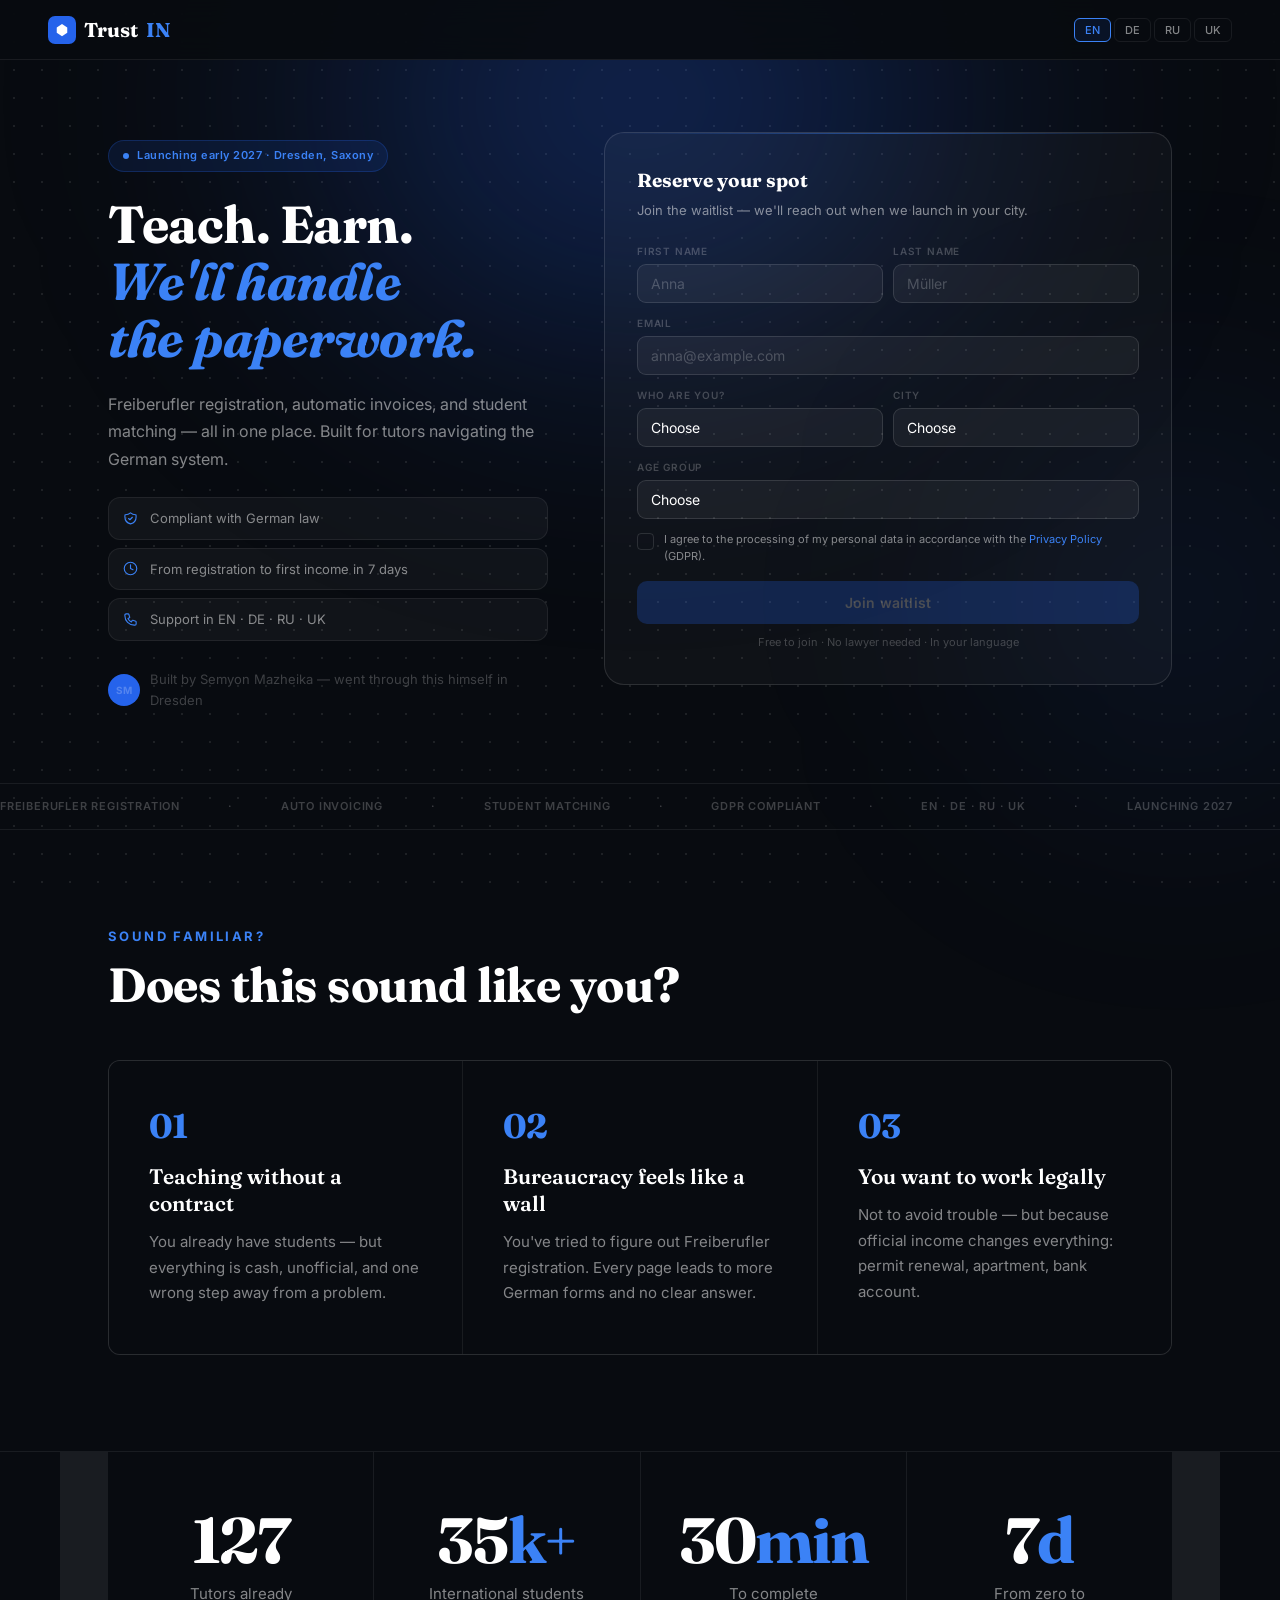
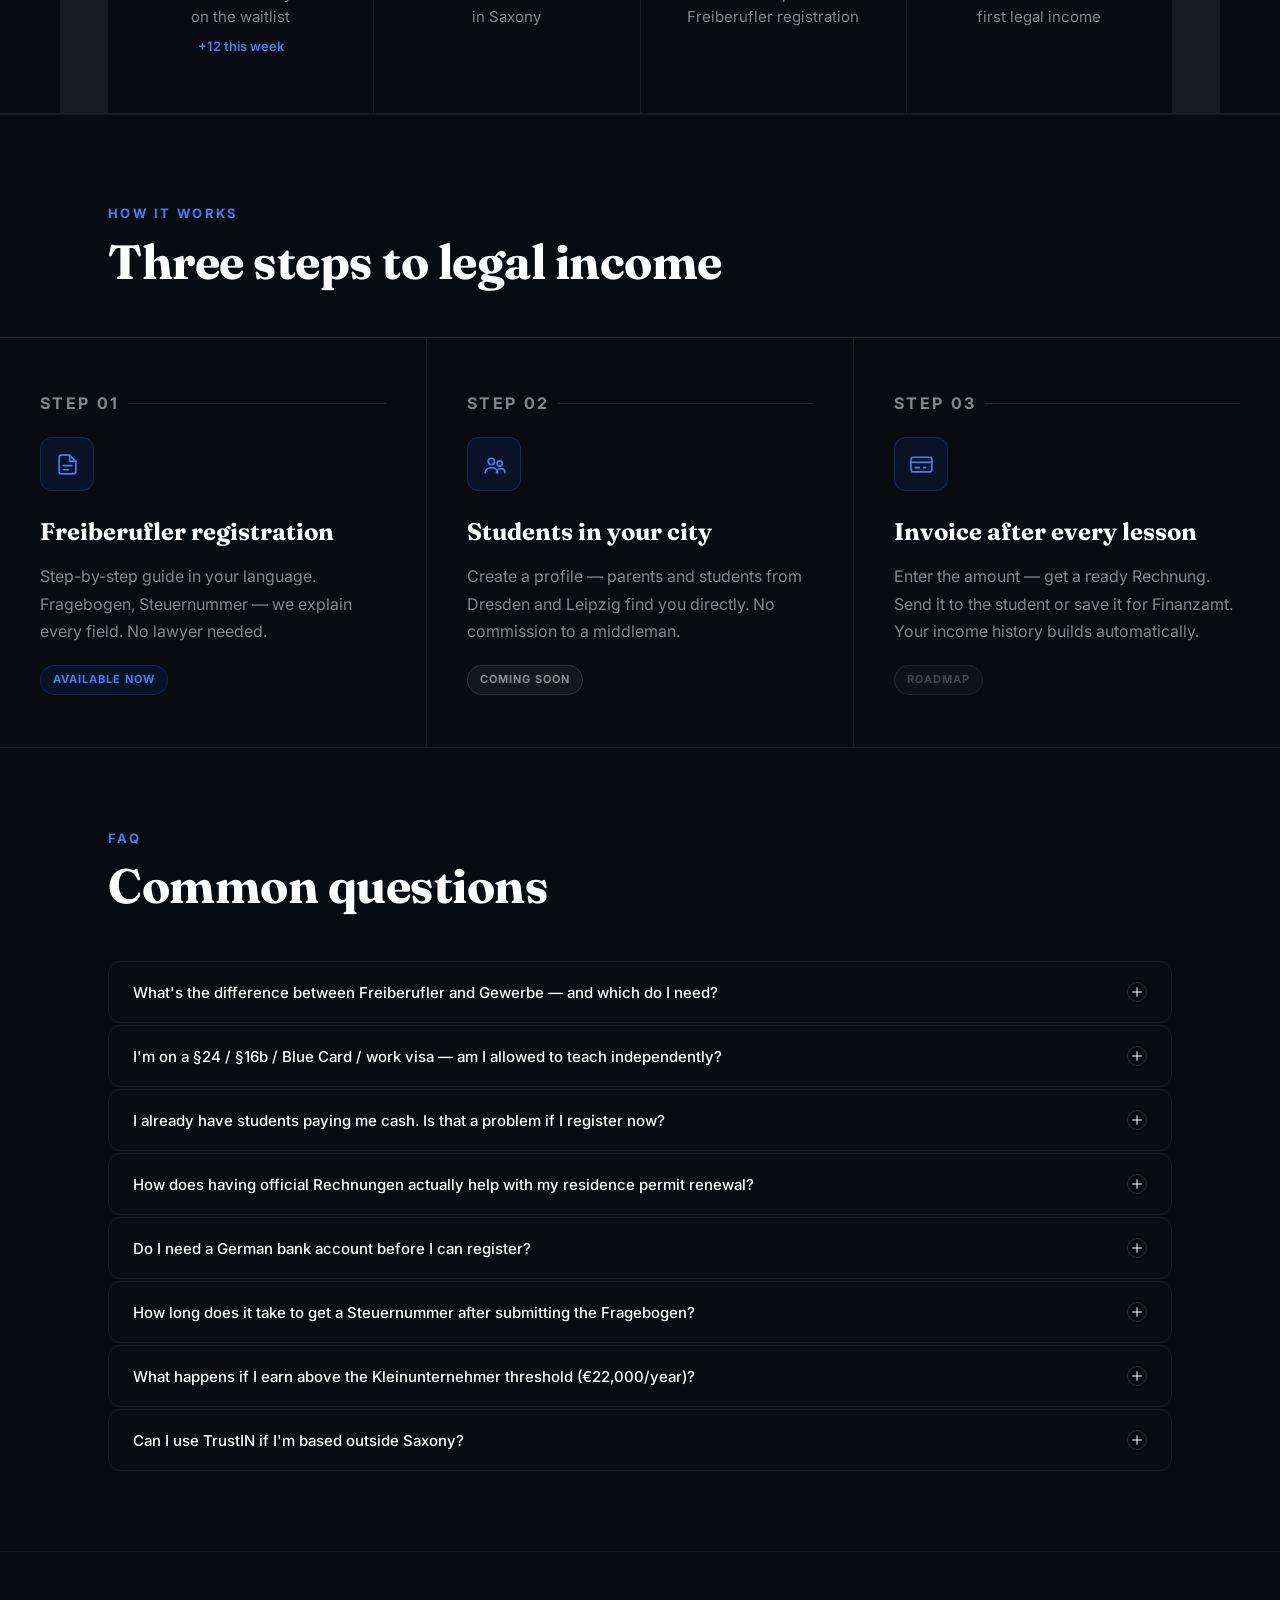
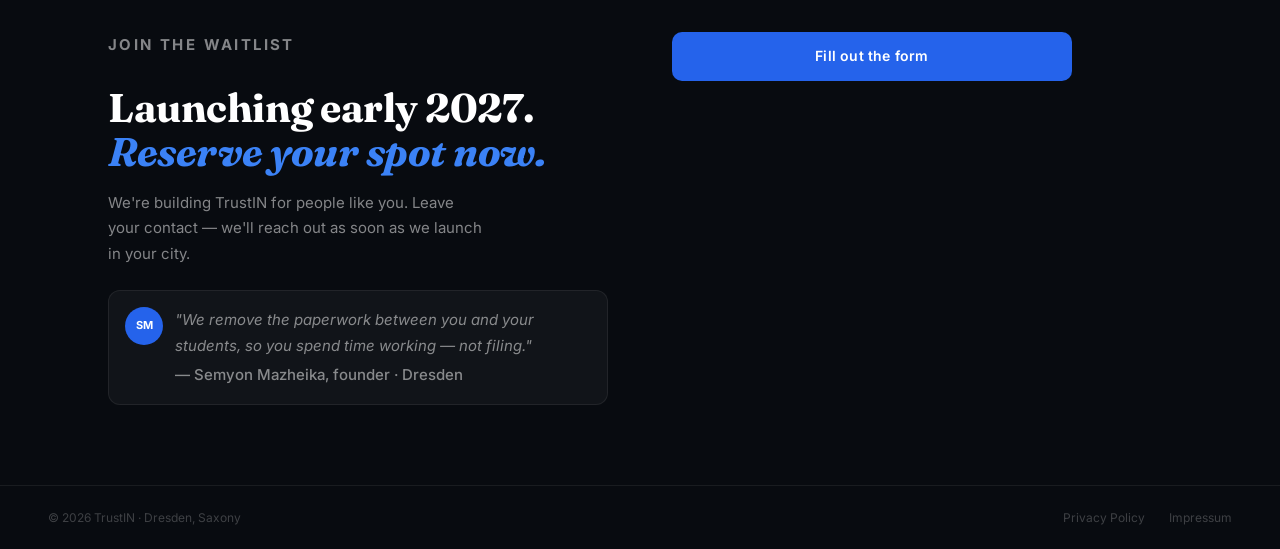
<file: index.html>
<!DOCTYPE html>
<html lang="en">
<head>
  <meta charset="UTF-8">
  <meta name="viewport" content="width=device-width, initial-scale=1.0">
  <title>TrustIN — Legal self-employment for tutors in Germany</title>
  <link rel="preconnect" href="https://fonts.googleapis.com">
  <link href="https://fonts.googleapis.com/css2?family=Inter:ital,wght@0,300;0,400;0,500;0,600;0,700;0,800;0,900;1,400&family=Fraunces:ital,wght@0,600;0,700;0,800;1,600;1,700&display=swap" rel="stylesheet">
  <style>
    *, *::before, *::after { box-sizing: border-box; margin: 0; padding: 0; }

    :root {
      --bg: #080b10;
      --blue: #2563eb;
      --blue-l: #3b82f6;
      --blue-soft: rgba(37,99,235,0.1);
      --blue-bd: rgba(37,99,235,0.25);
      --border: rgba(255,255,255,0.07);
      --border2: rgba(255,255,255,0.12);
      --text: #ffffff;
      --muted: rgba(255,255,255,0.5);
      --dim: rgba(255,255,255,0.22);
      --surface: rgba(255,255,255,0.04);
      --r: 12px;
    }

    html { scroll-behavior: smooth; }
    body {
      background: var(--bg);
      color: var(--text);
      font-family: 'Inter', sans-serif;
      font-size: 15px;
      line-height: 1.6;
      overflow-x: hidden;
    }

    /* DOT GRID */
    body::before {
      content: '';
      position: fixed; inset: 0;
      background-image: radial-gradient(circle, rgba(255,255,255,0.09) 1px, transparent 1px);
      background-size: 28px 28px;
      pointer-events: none; z-index: 0;
    }

    /* ORBS */
    .orb { position: fixed; border-radius: 50%; filter: blur(130px); pointer-events: none; z-index: 0; }
    .orb-1 {
      width: 900px; height: 700px;
      background: radial-gradient(ellipse, rgba(37,99,235,0.4) 0%, rgba(30,79,216,0.1) 55%, transparent 70%);
      top: -250px; left: 50%; transform: translateX(-50%);
    }
    .orb-2 { width: 400px; height: 400px; background: rgba(37,99,235,0.08); bottom: 100px; right: -100px; }

    nav, section, .band, footer { position: relative; z-index: 1; }

    /* NAV */
    nav {
      display: flex; align-items: center; justify-content: space-between;
      padding: 0 48px; height: 60px;
      border-bottom: 1px solid var(--border);
      background: rgba(8,11,16,0.92); backdrop-filter: blur(20px);
      position: sticky; top: 0; z-index: 100;
    }
    .logo {
      font-family: 'Fraunces', serif;
      font-size: 20px; font-weight: 700; color: var(--text);
      display: flex; align-items: center; gap: 8px;
    }
    .logo-ic {
      width: 28px; height: 28px; background: var(--blue);
      border-radius: 7px; display: flex; align-items: center; justify-content: center;
    }
    .logo-ic svg { width: 14px; height: 14px; fill: white; }
    .logo span { color: var(--blue-l); }
    .langs { display: flex; gap: 3px; }
    .lb {
      background: none; border: 1px solid var(--border);
      color: var(--muted); font-family: 'Inter', sans-serif;
      font-size: 11px; font-weight: 500; padding: 4px 10px;
      border-radius: 6px; cursor: pointer; transition: all .15s;
    }
    .lb:hover { border-color: var(--border2); color: var(--text); }
    .lb.on { border-color: var(--blue-l); color: var(--blue-l); background: var(--blue-soft); }

    /* HERO */
    .hero {
      display: grid; grid-template-columns: 1fr 1fr;
      gap: 56px; align-items: start;
      max-width: 1160px; margin: 0 auto;
      padding: 72px 48px 72px;
    }
    .hero-left { display: flex; flex-direction: column; gap: 24px; padding-top: 8px; }

    .launch-badge {
      display: inline-flex; align-items: center; gap: 8px;
      background: rgba(37,99,235,0.12); border: 1px solid var(--blue-bd);
      color: var(--blue-l); font-size: 11px; font-weight: 600;
      letter-spacing: 0.5px; padding: 6px 14px; border-radius: 100px;
      width: fit-content;
    }
    .badge-dot { width: 6px; height: 6px; background: var(--blue-l); border-radius: 50%; animation: bl 2s infinite; }
    @keyframes bl { 0%,100%{opacity:1}50%{opacity:.25} }

    .hero h1 {
      font-family: 'Fraunces', serif;
      font-size: clamp(34px, 4.5vw, 52px);
      font-weight: 700; line-height: 1.1; letter-spacing: -0.5px;
    }
    .hero h1 em { font-style: italic; color: var(--blue-l); }

    .hero-sub { font-size: 16px; color: var(--muted); line-height: 1.7; max-width: 440px; }

    .founder-line {
      display: flex; align-items: center; gap: 10px;
      font-size: 13px; color: var(--dim);
      padding-top: 4px;
    }
    .founder-av-sm {
      width: 32px; height: 32px; background: var(--blue); border-radius: 50%;
      display: flex; align-items: center; justify-content: center;
      font-size: 10px; font-weight: 700; flex-shrink: 0;
    }

    /* TRUST PILLS */
    .trust-pills { display: flex; flex-direction: column; gap: 8px; }
    .tp {
      display: flex; align-items: center; gap: 12px;
      background: var(--surface); border: 1px solid var(--border);
      border-radius: var(--r); padding: 10px 14px;
      font-size: 13px; color: var(--muted); transition: all .2s;
    }
    .tp:hover { border-color: var(--border2); color: var(--text); }
    .tp svg { width: 15px; height: 15px; flex-shrink: 0; stroke: var(--blue-l); fill: none; stroke-width: 1.8; stroke-linecap: round; stroke-linejoin: round; }

    /* HERO FORM */
    .hero-form-wrap {
      background: rgba(255,255,255,0.03);
      border: 1px solid var(--border2);
      border-radius: 20px; padding: 32px;
      position: relative; overflow: hidden;
    }
    .hero-form-wrap::before {
      content: ''; position: absolute; top: 0; left: 0; right: 0; height: 1px;
      background: linear-gradient(90deg, transparent, var(--blue-l), transparent); opacity: .5;
    }
    .form-title {
      font-family: 'Fraunces', serif;
      font-size: 19px; font-weight: 700; margin-bottom: 6px;
    }
    .form-subtitle { font-size: 13px; color: var(--muted); margin-bottom: 22px; line-height: 1.5; }

    .r2 { display: grid; grid-template-columns: 1fr 1fr; gap: 10px; }
    .fld { display: flex; flex-direction: column; gap: 5px; margin-bottom: 12px; }
    .fld label { font-size: 10px; font-weight: 600; letter-spacing: .8px; text-transform: uppercase; color: var(--dim); }
    .fld input, .fld select {
      background: rgba(255,255,255,0.05); border: 1px solid var(--border2);
      color: var(--text); font-family: 'Inter', sans-serif; font-size: 14px;
      padding: 10px 13px; border-radius: 9px; outline: none; transition: border-color .15s;
      -webkit-appearance: none;
    }
    .fld input::placeholder { color: var(--dim); }
    .fld input:focus, .fld select:focus { border-color: var(--blue-l); box-shadow: 0 0 0 3px rgba(59,130,246,0.1); }
    .fld select option { background: #0d1117; }

    .chk { display: flex; gap: 10px; align-items: flex-start; cursor: pointer; margin-bottom: 16px; }
    .cbox { width: 17px; height: 17px; min-width: 17px; border: 1.5px solid var(--border2); border-radius: 4px; margin-top: 2px; display: flex; align-items: center; justify-content: center; transition: all .15s; }
    .cbox.on { background: var(--blue); border-color: var(--blue); }
    .cbox svg { width: 9px; height: 9px; stroke: white; fill: none; stroke-width: 2.5; stroke-linecap: round; opacity: 0; transition: opacity .15s; }
    .cbox.on svg { opacity: 1; }
    .ctt { font-size: 11px; color: var(--muted); line-height: 1.55; }
    .ctt a { color: var(--blue-l); text-decoration: none; }

    .bsub {
      width: 100%; background: var(--blue); color: white; border: none;
      border-radius: 10px; font-family: 'Inter', sans-serif;
      font-size: 14px; font-weight: 600; padding: 13px; cursor: pointer;
      transition: all .2s; letter-spacing: 0.2px;
    }
    .bsub:disabled { opacity: .25; cursor: not-allowed; }
    .bsub:not(:disabled):hover { background: #1d4ed8; transform: translateY(-1px); box-shadow: 0 8px 24px rgba(37,99,235,0.35); }
    .microcopy { font-size: 11px; color: var(--dim); text-align: center; margin-top: 10px; }
    .form-error { display: none; font-size: 12px; line-height: 1.5; color: #f87171; text-align: center; margin-top: 10px; }
    .form-error.vis { display: block; }
    .hp { position: absolute; left: -9999px; width: 1px; height: 1px; opacity: 0; pointer-events: none; }

    /* SUCCESS */
    .ok { display: none; flex-direction: column; align-items: center; text-align: center; gap: 14px; padding: 20px 0; }
    .ok.vis { display: flex; }
    .ok-ring { width: 56px; height: 56px; border: 1.5px solid var(--blue-bd); border-radius: 50%; display: flex; align-items: center; justify-content: center; }
    .ok-ring svg { width: 24px; height: 24px; stroke: var(--blue-l); fill: none; stroke-width: 2.5; stroke-linecap: round; }
    .ok h3 { font-family: 'Fraunces', serif; font-size: 20px; font-weight: 700; }
    .ok p { font-size: 13px; color: var(--muted); }

    /* TICKER */
    .ticker { border-top: 1px solid var(--border); border-bottom: 1px solid var(--border); padding: 14px 0; overflow: hidden; }
    .tick-i { display: flex; gap: 48px; animation: slide 24s linear infinite; width: max-content; }
    @keyframes slide { from{transform:translateX(0)}to{transform:translateX(-50%)} }
    .tick-item { font-size: 11px; font-weight: 600; letter-spacing: .8px; text-transform: uppercase; color: var(--dim); white-space: nowrap; }

    /* SECTION BASE */
    .sect { max-width: 1160px; margin: 0 auto; padding: 96px 48px; }
    .sect-label { font-size: 13px; font-weight: 700; letter-spacing: 2.4px; text-transform: uppercase; color: var(--blue-l); margin-bottom: 12px; }
    .sect-title { font-family: 'Fraunces', serif; font-size: clamp(30px,4.2vw,48px); font-weight: 700; letter-spacing: -0.5px; line-height: 1.1; margin-bottom: 48px; }

    /* RECOGNIZE */
    .rec-grid { display: grid; grid-template-columns: repeat(3,1fr); gap: 1px; background: var(--border); border: 1px solid var(--border); border-radius: var(--r); overflow: hidden; }
    .rc { background: var(--bg); padding: 48px 40px; transition: background .2s; }
    .rc:hover { background: rgba(37,99,235,0.05); }
    .rc-n { font-family: 'Fraunces', serif; font-size: 34px; font-weight: 700; letter-spacing: -1px; line-height: 1; color: var(--blue-l); margin-bottom: 20px; }
    .rc h4 { font-family: 'Fraunces', serif; font-size: 21px; font-weight: 600; line-height: 1.3; margin-bottom: 12px; }
    .rc p { font-size: 15px; color: var(--muted); line-height: 1.7; }

    /* COUNTER BAND */
    .counter-band { border-top: 1px solid var(--border); border-bottom: 1px solid var(--border); }
    .counter-inner { max-width: 1160px; margin: 0 auto; padding: 0 48px; display: grid; grid-template-columns: 1fr 1fr 1fr 1fr; gap: 1px; background: var(--border); }
    .ctr { background: var(--bg); padding: 56px 32px; text-align: center; }
    .ctr-n { font-family: 'Fraunces', serif; font-size: clamp(48px,5vw,64px); font-weight: 700; letter-spacing: -2px; color: var(--text); line-height: 1; margin-bottom: 10px; }
    .ctr-n em { font-style: normal; color: var(--blue-l); }
    .ctr-label { font-size: 15px; color: var(--muted); line-height: 1.55; }
    .ctr-delta { font-size: 13px; color: var(--blue-l); font-weight: 600; margin-top: 8px; }

    /* STEPS */
    .steps-band { border-top: 1px solid var(--border); }
    .steps-hd { max-width: 1160px; margin: 0 auto; padding: 88px 48px 48px; }
    .steps-grid { display: grid; grid-template-columns: repeat(3,1fr); gap: 1px; background: var(--border); border-top: 1px solid var(--border); }
    .sc { background: var(--bg); padding: 52px 40px; transition: background .25s; position: relative; }
    .sc::before { content:''; position:absolute; top:0; left:0; right:0; height:2px; background:transparent; transition:background .25s; }
    .sc:hover { background: rgba(37,99,235,0.05); }
    .sc:hover::before { background: var(--blue); }
    .step-n { font-size: 12px; font-weight: 700; letter-spacing: 2.4px; text-transform: uppercase; color: var(--blue-l); margin-bottom: 20px; display: flex; align-items: center; gap: 8px; }
    .step-n::after { content:''; height:1px; flex:1; background: var(--border2); }
    .step-ic { width: 54px; height: 54px; background: var(--blue-soft); border: 1px solid var(--blue-bd); border-radius: 12px; display: flex; align-items: center; justify-content: center; margin-bottom: 22px; }
    .step-ic svg { width: 25px; height: 25px; stroke: var(--blue-l); fill: none; stroke-width: 1.6; stroke-linecap: round; stroke-linejoin: round; }
    .sc h3 { font-family: 'Fraunces', serif; font-size: 24px; font-weight: 700; margin-bottom: 12px; }
    .sc p { font-size: 16px; color: var(--muted); line-height: 1.7; margin-bottom: 20px; }
    .badge { display: inline-block; font-size: 11px; font-weight: 700; letter-spacing: 1px; text-transform: uppercase; padding: 5px 12px; border-radius: 100px; }
    .bn { background: var(--blue-soft); color: var(--blue-l); border: 1px solid var(--blue-bd); }
    .bs { background: rgba(255,255,255,.05); color: var(--muted); border: 1px solid var(--border2); }
    .br { background: rgba(255,255,255,.03); color: var(--dim); border: 1px solid var(--border); }

    /* FAQ */
    .faq-band { border-top: 1px solid var(--border); }
    .faq-inner { max-width: 1160px; margin: 0 auto; padding: 80px 48px; }
    .faq-grid { display: flex; flex-direction: column; gap: 2px; }
    .faq-item { border: 1px solid var(--border); border-radius: var(--r); overflow: hidden; transition: border-color .2s; }
    .faq-item:hover { border-color: var(--border2); }
    .faq-q {
      width: 100%; background: none; border: none; color: var(--text);
      font-family: 'Inter', sans-serif; font-size: 15px; font-weight: 500;
      padding: 20px 24px; text-align: left; cursor: pointer;
      display: flex; align-items: center; justify-content: space-between; gap: 16px;
      transition: background .2s;
    }
    .faq-q:hover { background: var(--surface); }
    .faq-q.open { color: var(--blue-l); }
    .faq-icon { width: 20px; height: 20px; border: 1px solid var(--border2); border-radius: 50%; display: flex; align-items: center; justify-content: center; flex-shrink: 0; transition: all .2s; }
    .faq-icon svg { width: 10px; height: 10px; stroke: var(--muted); fill: none; stroke-width: 2; stroke-linecap: round; transition: transform .3s; }
    .faq-q.open .faq-icon { border-color: var(--blue-bd); background: var(--blue-soft); }
    .faq-q.open .faq-icon svg { stroke: var(--blue-l); transform: rotate(45deg); }
    .faq-a { display: none; padding: 0 24px 20px; font-size: 14px; color: var(--muted); line-height: 1.7; border-top: 1px solid var(--border); padding-top: 16px; }
    .faq-a.open { display: block; }
    .faq-a strong { color: var(--text); font-weight: 500; }

    /* BOTTOM CTA */
    .cta-band { border-top: 1px solid var(--border); }
    .cta-inner { max-width: 1160px; margin: 0 auto; padding: 80px 48px; display: grid; grid-template-columns: 1fr 1fr; gap: 64px; align-items: start; }
    .cta-left { display: flex; flex-direction: column; gap: 16px; }
    .cta-left h2 { font-family: 'Fraunces', serif; font-size: clamp(26px,3.5vw,40px); font-weight: 700; letter-spacing: -0.5px; line-height: 1.1; }
    .cta-left h2 em { font-style: italic; color: var(--blue-l); }
    .cta-left p { font-size: 15px; color: var(--muted); line-height: 1.7; max-width: 380px; }
    .founder-strip { display: flex; gap: 12px; align-items: flex-start; margin-top: 8px; padding: 16px; background: var(--surface); border: 1px solid var(--border); border-radius: var(--r); }
    .fav { width: 38px; height: 38px; min-width: 38px; background: var(--blue); border-radius: 50%; display: flex; align-items: center; justify-content: center; font-size: 11px; font-weight: 700; }
    .fq { font-size: 12px; color: var(--muted); line-height: 1.6; font-style: italic; margin-bottom: 4px; }
    .fn-s { font-size: 11px; color: var(--dim); font-weight: 500; }

    /* SIMPLE FORM (bottom) */
    .simple-form { display: flex; flex-direction: column; gap: 10px; }
    .simple-form input {
      background: rgba(255,255,255,0.05); border: 1px solid var(--border2);
      color: var(--text); font-family: 'Inter', sans-serif; font-size: 14px;
      padding: 12px 14px; border-radius: 9px; outline: none; transition: border-color .15s;
    }
    .simple-form input::placeholder { color: var(--dim); }
    .simple-form input:focus { border-color: var(--blue-l); }
    .simple-form select {
      background: rgba(255,255,255,0.05); border: 1px solid var(--border2);
      color: var(--text); font-family: 'Inter', sans-serif; font-size: 14px;
      padding: 12px 14px; border-radius: 9px; outline: none; -webkit-appearance: none;
    }
    .simple-form select option { background: #0d1117; }
    .simple-form .bsub { margin-top: 4px; }

    footer { border-top: 1px solid var(--border); display: flex; align-items: center; justify-content: space-between; padding: 22px 48px; position: relative; z-index: 1; }
    footer span, footer a { font-size: 12px; color: var(--dim); }
    footer a { text-decoration: none; margin-left: 24px; transition: color .2s; }
    footer a:hover { color: var(--muted); }

    .fi { opacity: 0; transform: translateY(16px); transition: opacity .5s ease, transform .5s ease; }
    .fi.vis { opacity: 1; transform: none; }

    @media (max-width: 860px) {
      nav { padding: 0 20px; }
      .hero { grid-template-columns: 1fr; padding: 40px 20px 56px; gap: 40px; }
      .sect { padding: 64px 20px; }
      .rec-grid { grid-template-columns: 1fr; }
      .rc { padding: 34px 24px; }
      .steps-hd { padding: 64px 20px 32px; }
      .steps-grid { grid-template-columns: 1fr; }
      .sc { padding: 40px 24px; }
      .ctr { padding: 40px 24px; }
      .counter-inner { grid-template-columns: 1fr 1fr; }
      .faq-inner { padding: 56px 20px; }
      .cta-inner { grid-template-columns: 1fr; padding: 56px 20px; gap: 40px; }
      footer { padding: 20px; flex-direction: column; gap: 10px; text-align: center; }
      footer a { margin-left: 0; }
      .r2 { grid-template-columns: 1fr; }
    }
    @media (max-width: 480px) {
      .counter-inner { grid-template-columns: 1fr; }
    }
  </style>
</head>
<body>

<div class="orb orb-1"></div>
<div class="orb orb-2"></div>

<!-- NAV -->
<nav>
  <div class="logo">
    <div class="logo-ic"><svg viewBox="0 0 16 16"><path d="M8 1L14 5V11L8 15L2 11V5Z"/></svg></div>
    Trust<span>IN</span>
  </div>
  <div class="langs">
    <button class="lb on" onclick="sl('en',this)">EN</button>
    <button class="lb" onclick="sl('de',this)">DE</button>
    <button class="lb" onclick="sl('ru',this)">RU</button>
    <button class="lb" onclick="sl('uk',this)">UK</button>
  </div>
</nav>

<!-- HERO -->
<section class="hero">
  <div class="hero-left fi">
    <div class="launch-badge"><div class="badge-dot"></div><span id="ey">Launching early 2027 · Dresden, Saxony</span></div>
    <h1 id="h1">Teach. Earn.<br><em>We'll handle<br>the paperwork.</em></h1>
    <p class="hero-sub" id="lead">Freiberufler registration, automatic invoices, and student matching — all in one place. Built for tutors navigating the German system.</p>
    <div class="trust-pills">
      <div class="tp"><svg viewBox="0 0 24 24"><path d="M9 12l2 2 4-4m5.618-4.016A11.955 11.955 0 0112 2.944a11.955 11.955 0 01-8.618 3.04A12.02 12.02 0 003 9c0 5.591 3.824 10.29 9 11.622 5.176-1.332 9-6.03 9-11.622 0-1.042-.133-2.052-.382-3.016z"/></svg><span id="tp1">Compliant with German law</span></div>
      <div class="tp"><svg viewBox="0 0 24 24"><circle cx="12" cy="12" r="10"/><path d="M12 6v6l4 2"/></svg><span id="tp2">From registration to first income in 7 days</span></div>
      <div class="tp"><svg viewBox="0 0 24 24"><path d="M3 5a2 2 0 012-2h3.28a1 1 0 01.948.684l1.498 4.493a1 1 0 01-.502 1.21l-2.257 1.13a11.042 11.042 0 005.516 5.516l1.13-2.257a1 1 0 011.21-.502l4.493 1.498a1 1 0 01.684.949V19a2 2 0 01-2 2h-1C9.716 21 3 14.284 3 6V5z"/></svg><span id="tp3">Support in EN · DE · RU · UK</span></div>
    </div>
    <div class="founder-line">
      <div class="founder-av-sm">SM</div>
      <span id="founder-line">Built by Semyon Mazheika — went through this himself in Dresden</span>
    </div>
  </div>

  <!-- HERO FORM -->
  <div class="fi">
    <div class="hero-form-wrap" id="hero-form">
      <form id="hform-body" novalidate autocomplete="on" onsubmit="sub(event)">
        <p class="form-title" id="form-title">Reserve your spot</p>
        <p class="form-subtitle" id="form-subtitle">Join the waitlist — we'll reach out when we launch in your city.</p>
        <div class="r2">
          <div class="fld"><label for="wf-first-name" id="l1">First name</label><input id="wf-first-name" name="first_name" autocomplete="given-name" placeholder="Anna"></div>
          <div class="fld"><label for="wf-last-name" id="l2">Last name</label><input id="wf-last-name" name="last_name" autocomplete="family-name" placeholder="Müller"></div>
        </div>
        <div class="fld"><label for="wf-email" id="l3">Email</label><input id="wf-email" name="email" type="email" autocomplete="email" placeholder="anna@example.com"></div>
        <div class="r2">
          <div class="fld">
            <label for="wf-role" id="l4">Who are you?</label>
            <select id="wf-role" name="role">
              <option value="" id="r0">Choose</option>
              <option value="migrant-tutor" id="r1">Tutor (migrant)</option>
              <option value="want-to-start" id="r2">Want to start teaching</option>
              <option value="looking" id="r3">Looking for a tutor</option>
              <option value="german" id="r4">German freelancer</option>
            </select>
          </div>
          <div class="fld">
            <label for="wf-city" id="l5">City</label>
            <select id="wf-city" name="city">
              <option value="" id="c0">Choose</option>
              <option value="dresden" id="c1">Dresden</option>
              <option value="leipzig" id="c2">Leipzig</option>
              <option value="chemnitz" id="c3">Chemnitz</option>
              <option value="other" id="c4">Other</option>
            </select>
          </div>
        </div>
        <div class="fld">
          <label for="wf-age" id="l6">Age group</label>
          <select id="wf-age" name="age_group">
            <option value="" id="a0">Choose</option>
            <option value="18-24" id="a1">18–24</option>
            <option value="25-32" id="a2">25–32</option>
            <option value="33-40" id="a3">33–40</option>
            <option value="40+" id="a4">40+</option>
          </select>
        </div>
        <div class="chk" onclick="tog('cb','sbtn')">
          <div class="cbox" id="cb"><svg viewBox="0 0 10 10"><polyline points="1.5,5 4,7.5 8.5,2.5"/></svg></div>
          <p class="ctt" id="ctt">I agree to the processing of my personal data in accordance with the <a href="#">Privacy Policy</a> (GDPR).</p>
        </div>
        <input type="text" id="wf-company" name="company" class="hp" tabindex="-1" autocomplete="off" aria-hidden="true">
        <button type="submit" class="bsub" id="sbtn" disabled>Join waitlist</button>
        <p class="form-error" id="wf-error" role="alert"></p>
        <p class="microcopy" id="mc1">Free to join · No lawyer needed · In your language</p>
      </form>
      <div class="ok" id="hok">
        <div class="ok-ring"><svg viewBox="0 0 24 24"><polyline points="20,6 9,17 4,12"/></svg></div>
        <h3 id="ok-h">You're on the list</h3>
        <p id="ok-p">We'll be in touch when TrustIN launches near you.</p>
      </div>
    </div>
  </div>
</section>

<!-- TICKER -->
<div class="ticker">
  <div class="tick-i">
    <span class="tick-item">Freiberufler Registration</span><span class="tick-item">·</span>
    <span class="tick-item">Auto Invoicing</span><span class="tick-item">·</span>
    <span class="tick-item">Student Matching</span><span class="tick-item">·</span>
    <span class="tick-item">GDPR Compliant</span><span class="tick-item">·</span>
    <span class="tick-item">EN · DE · RU · UK</span><span class="tick-item">·</span>
    <span class="tick-item">Launching 2027</span><span class="tick-item">·</span>
    <span class="tick-item">Dresden · Leipzig · Chemnitz</span><span class="tick-item">·</span>
    <span class="tick-item">Freiberufler Registration</span><span class="tick-item">·</span>
    <span class="tick-item">Auto Invoicing</span><span class="tick-item">·</span>
    <span class="tick-item">Student Matching</span><span class="tick-item">·</span>
    <span class="tick-item">GDPR Compliant</span><span class="tick-item">·</span>
    <span class="tick-item">EN · DE · RU · UK</span><span class="tick-item">·</span>
    <span class="tick-item">Launching 2027</span><span class="tick-item">·</span>
    <span class="tick-item">Dresden · Leipzig · Chemnitz</span><span class="tick-item">·</span>
  </div>
</div>

<!-- RECOGNIZE -->
<div class="sect fi">
  <p class="sect-label" id="rc-ey">Sound familiar?</p>
  <h2 class="sect-title" id="rc-title">Does this sound like you?</h2>
  <div class="rec-grid">
    <div class="rc"><div class="rc-n">01</div><h4 id="rch1">Teaching without a contract</h4><p id="rc1">You already have students — but everything is cash, unofficial, and one wrong step away from a problem.</p></div>
    <div class="rc"><div class="rc-n">02</div><h4 id="rch2">Bureaucracy feels like a wall</h4><p id="rc2">You've tried to figure out Freiberufler registration. Every page leads to more German forms and no clear answer.</p></div>
    <div class="rc"><div class="rc-n">03</div><h4 id="rch3">You want to work legally</h4><p id="rc3">Not to avoid trouble — but because official income changes everything: permit renewal, apartment, bank account.</p></div>
  </div>
</div>

<!-- COUNTER BAND -->
<div class="counter-band fi">
  <div class="counter-inner">
    <div class="ctr">
      <div class="ctr-n" id="cnt1">127</div>
      <div class="ctr-label" id="cntl1">Tutors already<br>on the waitlist</div>
      <div class="ctr-delta" id="cntd1">+12 this week</div>
    </div>
    <div class="ctr">
      <div class="ctr-n">35<em>k+</em></div>
      <div class="ctr-label" id="cntl2">International students<br>in Saxony</div>
    </div>
    <div class="ctr">
      <div class="ctr-n">30<em>min</em></div>
      <div class="ctr-label" id="cntl3">To complete<br>Freiberufler registration</div>
    </div>
    <div class="ctr">
      <div class="ctr-n">7<em>d</em></div>
      <div class="ctr-label" id="cntl4">From zero to<br>first legal income</div>
    </div>
  </div>
</div>

<!-- STEPS -->
<section class="steps-band">
  <div class="steps-hd fi">
    <p class="sect-label" id="hw-label">How it works</p>
    <h2 class="sect-title" style="margin-bottom:0" id="hw-title">Three steps to legal income</h2>
  </div>
  <div class="steps-grid">
    <div class="sc fi">
      <p class="step-n" id="sn1">Step 01</p>
      <div class="step-ic"><svg viewBox="0 0 24 24"><path d="M14 3H6a2 2 0 00-2 2v14a2 2 0 002 2h12a2 2 0 002-2V9z"/><polyline points="14,3 14,9 20,9"/><line x1="8" y1="13" x2="16" y2="13"/><line x1="8" y1="17" x2="13" y2="17"/></svg></div>
      <h3 id="sh1">Freiberufler registration</h3>
      <p id="sd1">Step-by-step guide in your language. Fragebogen, Steuernummer — we explain every field. No lawyer needed.</p>
      <span class="badge bn" id="st1">Available now</span>
    </div>
    <div class="sc fi">
      <p class="step-n" id="sn2">Step 02</p>
      <div class="step-ic"><svg viewBox="0 0 24 24"><circle cx="9" cy="9" r="3"/><circle cx="17" cy="11" r="2.5"/><path d="M3 20c0-3 2.5-5 6-5s6 2 6 5"/><path d="M14 20c0-2 1.5-4 4-4s4 1.5 4 4"/></svg></div>
      <h3 id="sh2">Students in your city</h3>
      <p id="sd2">Create a profile — parents and students from Dresden and Leipzig find you directly. No commission to a middleman.</p>
      <span class="badge bs" id="st2">Coming soon</span>
    </div>
    <div class="sc fi">
      <p class="step-n" id="sn3">Step 03</p>
      <div class="step-ic"><svg viewBox="0 0 24 24"><rect x="2" y="5" width="20" height="14" rx="2"/><path d="M2 10h20M6 15h4M14 15h2"/></svg></div>
      <h3 id="sh3">Invoice after every lesson</h3>
      <p id="sd3">Enter the amount — get a ready Rechnung. Send it to the student or save it for Finanzamt. Your income history builds automatically.</p>
      <span class="badge br" id="st3">Roadmap</span>
    </div>
  </div>
</section>

<!-- FAQ -->
<section class="faq-band">
  <div class="faq-inner fi">
    <p class="sect-label" id="faq-ey">FAQ</p>
    <h2 class="sect-title" id="faq-title">Common questions</h2>
    <div class="faq-grid" id="faq-grid">
      <!-- Populated by JS -->
    </div>
  </div>
</section>

<!-- BOTTOM CTA -->
<section class="cta-band" id="waitlist">
  <div class="cta-inner">
    <div class="cta-left fi">
      <p class="sect-label" id="wb-ey">Join the waitlist</p>
      <h2 id="wb-h">Launching early 2027.<br><em>Reserve your spot now.</em></h2>
      <p id="wb-p">We're building TrustIN for people like you. Leave your contact — we'll reach out as soon as we launch in your city.</p>
      <div class="founder-strip">
        <div class="fav">SM</div>
        <div>
          <p class="fq" id="wb-mission">"We remove the paperwork between you and your students, so you spend time working — not filing."</p>
          <p class="fn-s" id="wb-author">— Semyon Mazheika, founder · Dresden</p>
        </div>
      </div>
    </div>
    <div class="fi" style="display:flex;align-items:center;">
      <a href="#hero-form" class="bsub" id="cta-scroll-btn" style="display:block;text-align:center;text-decoration:none;width:100%;max-width:400px;">Fill out the form</a>
    </div>
  </div>
</section>

<footer>
  <span id="fl">© 2026 TrustIN · Dresden, Saxony</span>
  <span><a href="#" id="fp">Privacy Policy</a><a href="#">Impressum</a></span>
</footer>

<script>
// ── FAQ DATA ──
const FAQS = {
  en: [
    { q: "What's the difference between Freiberufler and Gewerbe — and which do I need?", a: "Tutors and teachers qualify as <strong>Freiberufler</strong> (liberal profession) under German law — not Gewerbe (trade). This means no Gewerbeanmeldung at the Ordnungsamt, lower administrative requirements, and in many cases simplified tax accounting. TrustIN guides you specifically through the Freiberufler path." },
    { q: "I'm on a §24 / §16b / Blue Card / work visa — am I allowed to teach independently?", a: "§24 (Ukrainian protection) and most work visas grant <strong>full right to self-employment</strong>. §16b (student visa) allows limited self-employment — typically up to 20 hours/week. TrustIN checks your visa status first and shows you the correct path for your situation." },
    { q: "I already have students paying me cash. Is that a problem if I register now?", a: "No. Registering now is the right move. Past cash payments are not reported retroactively. What matters is that from the moment you register, income is documented officially. The sooner you start, the stronger your income history for permit renewal or tax season." },
    { q: "How does having official Rechnungen actually help with my residence permit renewal?", a: "The Ausländerbehörde requires proof of stable income. <strong>Official Rechnungen</strong> are exactly that proof — they show consistent, legal, documented earnings. Cash payments count for nothing. 3–6 months of consistent Rechnungen is typically what changes a renewal from rejected to approved." },
    { q: "Do I need a German bank account before I can register?", a: "No. You can submit the Fragebogen zur steuerlichen Erfassung (the registration form) without a German bank account. You will need one eventually to receive payments and file taxes, but it doesn't block you from starting the registration process." },
    { q: "How long does it take to get a Steuernummer after submitting the Fragebogen?", a: "Typically <strong>2–6 weeks</strong>, depending on the Finanzamt. During this time you can already teach and issue invoices — just note that the Steuernummer field on early invoices can be left blank or marked 'beantragt' (applied for). TrustIN walks you through this." },
    { q: "What happens if I earn above the Kleinunternehmer threshold (€22,000/year)?", a: "If you exceed €22,000 gross per year, you must charge VAT (19%) and file VAT returns. TrustIN tracks your income and notifies you before you approach the threshold — so you're never caught off guard." },
    { q: "Can I use TrustIN if I'm based outside Saxony?", a: "The waitlist is open to everyone. Our <strong>initial launch</strong> is focused on Saxony (Dresden, Leipzig, Chemnitz) where we have the strongest community presence. Expansion to Berlin, Munich, and Hamburg follows in the second phase (end of 2027)." }
  ],
  de: [
    { q: "Was ist der Unterschied zwischen Freiberufler und Gewerbe — und was brauche ich?", a: "Nachhilfelehrer gelten in Deutschland als <strong>Freiberufler</strong> (freier Beruf), nicht als Gewerbetreibende. Das bedeutet: keine Gewerbeanmeldung beim Ordnungsamt, weniger Bürokratie und vereinfachte Buchhaltung. TrustIN führt dich gezielt durch die Freiberufler-Anmeldung." },
    { q: "Ich gebe bereits Nachhilfe privat — muss ich das irgendwo melden?", a: "Ja. Wer regelmäßig Einkommen erzielt — auch privat — ist zur <strong>Anmeldung beim Finanzamt</strong> verpflichtet. Schwarzarbeit ist nicht nur ein Steuerrisiko, sondern auch haftungsrechtlich problematisch. TrustIN macht die Anmeldung einfach: 30 Minuten, Schritt für Schritt." },
    { q: "Was ist das Schwarzarbeit-Risiko wenn ich jetzt nichts tue?", a: "Schwarzarbeit kann zu <strong>Steuernachzahlungen, Bußgeldern und im Extremfall zu Strafverfolgung</strong> führen. Das Finanzamt verfügt seit 2023 über bessere digitale Abgleichstools. Das Risiko steigt — die Anmeldung dauert 30 Minuten." },
    { q: "Brauche ich einen Steuerberater?", a: "Für die Freiberufler-Anmeldung selbst: <strong>nein</strong>. Den Fragebogen zur steuerlichen Erfassung kannst du selbst ausfüllen — TrustIN erklärt jeden Schritt. Für komplexe Steuerfälle (hohe Einnahmen, mehrere Einkommensquellen) kann ein Steuerberater sinnvoll sein — aber das ist kein Startblocker." },
    { q: "Wie stelle ich eine korrekte Rechnung nach §14 UStG aus?", a: "Eine §14 UStG-konforme Rechnung braucht: vollständiger Name und Adresse von dir und dem Empfänger, Steuernummer oder USt-ID, Rechnungsdatum, fortlaufende Rechnungsnummer, Leistungsbeschreibung, Betrag und ggf. Mehrwertsteuer. TrustIN generiert das alles <strong>automatisch</strong> nach jeder Stunde." },
    { q: "Was passiert wenn ich die Kleinunternehmergrenze (€22.000/Jahr) überschreite?", a: "Oberhalb von €22.000 Jahresumsatz bist du umsatzsteuerpflichtig — du musst 19% MwSt. berechnen und Umsatzsteuervoranmeldungen einreichen. TrustIN trackt dein Einkommen und warnt dich rechtzeitig bevor du die Grenze erreichst." },
    { q: "Ich habe bereits einen Vertrag mit einer Nachhilfeschule — kann ich wechseln?", a: "Ja. Die meisten Kettenverträge haben eine <strong>Kündigungsfrist von 4 Wochen</strong>. Nach der Kündigung bist du frei, deine bestehenden Schüler direkt und legal abzurechnen. TrustIN hilft dir bei der Freiberufler-Anmeldung und der ersten Rechnung." }
  ],
  ru: [
    { q: "Могу ли я работать как Freiberufler на визе §24?", a: "Да. §24 (временная защита для украинцев) даёт <strong>полное право на самозанятость</strong> в Германии. Никаких дополнительных разрешений не нужно. TrustIN проверяет твой визовый статус первым шагом и показывает правильный путь именно для тебя." },
    { q: "А если у меня студенческая виза §16b?", a: "§16b разрешает самозанятость, но с ограничением: как правило, <strong>не более 20 часов в неделю</strong> в период учёбы. Репетиторство как Freiberufler — разрешено. TrustIN показывает конкретные ограничения для твоей ситуации до того, как ты начнёшь." },
    { q: "Что будет с Bürgergeld если я начну официально зарабатывать?", a: "Доход от самозанятости <strong>не обнуляет Bürgergeld</strong> автоматически. Есть Freibetrag — сумма которую можно зарабатывать без потери льготы. Размер зависит от твоей ситуации. TrustIN объясняет взаимодействие между доходом и льготами до регистрации, чтобы ты принял осознанное решение." },
    { q: "Нужно ли мне сразу платить налоги после регистрации?", a: "Нет. Налоги платятся <strong>после окончания налогового года</strong> — по результатам подачи Steuererklärung. В первый год ты просто регистрируешься, получаешь Steuernummer и выставляешь счета. TrustIN объясняет когда и что нужно делать на каждом этапе." },
    { q: "У меня уже есть ученики которые платят наличными. Это проблема?", a: "Прошлые платежи наличными не сообщаются ретроактивно. Важно то, что <strong>с момента регистрации</strong> доход документируется официально. Чем раньше начнёшь — тем раньше появится история доходов для продления ВНЖ. Начать сейчас — правильное решение." },
    { q: "Что если Finanzamt откажет в регистрации?", a: "Отказ в регистрации как Freiberufler — редкость для репетиторов. Преподавание признаётся свободной профессией по немецкому закону. Если есть сомнения в формулировке деятельности — TrustIN помогает с правильным описанием в Fragebogen." },
    { q: "Как официальные счета помогают с продлением ВНЖ?", a: "Ausländerbehörde требует подтверждение стабильного дохода. <strong>Официальные Rechnungen</strong> — это именно такое подтверждение. Наличные платежи не считаются. Как правило, 3–6 месяцев регулярных официальных счетов меняют ситуацию с отказа на одобрение." },
    { q: "Могу ли я начать выставлять счета до получения Steuernummer?", a: "Да. Steuernummer приходит через 2–6 недель после подачи Fragebogen. В этот период ты можешь выставлять счета — в поле Steuernummer пишешь 'beantragt' (подана заявка). TrustIN генерирует такие счета автоматически." }
  ],
  uk: [
    { q: "Чи можу я працювати як Freiberufler на візі §24?", a: "Так. §24 (тимчасовий захист для українців) дає <strong>повне право на самозайнятість</strong> у Німеччині. Додаткових дозволів не потрібно. TrustIN перевіряє твій візовий статус першим кроком і показує правильний шлях саме для тебе." },
    { q: "А якщо у мене студентська віза §16b?", a: "§16b дозволяє самозайнятість, але з обмеженням: як правило, <strong>не більше 20 годин на тиждень</strong> під час навчання. Репетиторство як Freiberufler — дозволено. TrustIN показує конкретні обмеження для твоєї ситуації до того, як ти почнеш." },
    { q: "Що буде з Bürgergeld якщо я почну офіційно заробляти?", a: "Дохід від самозайнятості <strong>не скасовує Bürgergeld</strong> автоматично. Є Freibetrag — сума яку можна заробляти без втрати допомоги. Розмір залежить від твоєї ситуації. TrustIN пояснює взаємодію між доходом і допомогою до реєстрації." },
    { q: "Чи потрібно мені одразу платити податки після реєстрації?", a: "Ні. Податки сплачуються <strong>після закінчення податкового року</strong> — за результатами подачі Steuererklärung. У перший рік ти просто реєструєшся, отримуєш Steuernummer і виставляєш рахунки. TrustIN пояснює що і коли робити." },
    { q: "У мене вже є учні які платять готівкою. Це проблема?", a: "Минулі готівкові платежі не повідомляються ретроактивно. Важливо те, що <strong>з моменту реєстрації</strong> дохід документується офіційно. Чим раніше почнеш — тим раніше з'явиться історія доходів для продовження ВНЖ." },
    { q: "Як офіційні рахунки допомагають з продовженням ВНЖ?", a: "Ausländerbehörde вимагає підтвердження стабільного доходу. <strong>Офіційні Rechnungen</strong> — це саме таке підтвердження. Готівкові платежі не рахуються. Як правило, 3–6 місяців регулярних офіційних рахунків змінюють ситуацію з відмови на схвалення." },
    { q: "Чи можу я почати виставляти рахунки до отримання Steuernummer?", a: "Так. Steuernummer приходить через 2–6 тижнів після подачі Fragebogen. У цей період ти можеш виставляти рахунки — у полі Steuernummer пишеш 'beantragt' (подано заяву). TrustIN генерує такі рахунки автоматично." },
    { q: "Що якщо Finanzamt відмовить у реєстрації?", a: "Відмова у реєстрації як Freiberufler — рідкість для репетиторів. Викладання визнається вільною професією за німецьким законом. Якщо є сумніви у формулюванні діяльності — TrustIN допомагає з правильним описом у Fragebogen." }
  ]
};

// ── TRANSLATIONS ──
const T = {
  en: {
    ey:'Launching early 2027 · Dresden, Saxony',
    h1:'Teach. Earn.<br><em>We\'ll handle<br>the paperwork.</em>',
    lead:'Freiberufler registration, automatic invoices, and student matching — all in one place. Built for tutors navigating the German system.',
    tp1:'Compliant with German law', tp2:'From registration to first income in 7 days', tp3:'Support in EN · DE · RU · UK',
    'founder-line':'Built by Semyon Mazheika — went through this himself in Dresden',
    'form-title':'Reserve your spot',
    'form-subtitle':'Join the waitlist — we\'ll reach out when we launch in your city.',
    l1:'First name', l2:'Last name', l3:'Email', l4:'Who are you?', l5:'City', l6:'Age group',
    r0:'Choose', r1:'Tutor (migrant)', r2:'Want to start teaching', r3:'Looking for a tutor', r4:'German freelancer',
    c0:'Choose', c1:'Dresden', c2:'Leipzig', c3:'Chemnitz', c4:'Other',
    a0:'Choose', a1:'18–24', a2:'25–32', a3:'33–40', a4:'40+',
    ctt:'I agree to the processing of my personal data in accordance with the <a href="#">Privacy Policy</a> (GDPR).',
    sbtn:'Join waitlist', mc1:'Free to join · No lawyer needed · In your language',
    'ok-h':'You\'re on the list', 'ok-p':'We\'ll be in touch when TrustIN launches near you.',
    'rc-ey':'Sound familiar?', 'rc-title':'Does this sound like you?',
    rch1:'Teaching without a contract', rc1:'You already have students — but everything is cash, unofficial, and one wrong step away from a problem.',
    rch2:'Bureaucracy feels like a wall', rc2:'You\'ve tried to figure out Freiberufler registration. Every page leads to more German forms and no clear answer.',
    rch3:'You want to work legally', rc3:'Not to avoid trouble — but because official income changes everything: permit renewal, apartment, bank account.',
    cnt1:'127', cntl1:'Tutors already<br>on the waitlist', cntd1:'+12 this week',
    cntl2:'International students<br>in Saxony', cntl3:'To complete<br>Freiberufler registration', cntl4:'From zero to<br>first legal income',
    'hw-label':'How it works', 'hw-title':'Three steps to legal income',
    sn1:'Step 01', sh1:'Freiberufler registration', sd1:'Step-by-step guide in your language. Fragebogen, Steuernummer — we explain every field. No lawyer needed.', st1:'Available now',
    sn2:'Step 02', sh2:'Students in your city', sd2:'Create a profile — parents and students from Dresden and Leipzig find you directly. No commission to a middleman.', st2:'Coming soon',
    sn3:'Step 03', sh3:'Invoice after every lesson', sd3:'Enter the amount — get a ready Rechnung. Send it to the student or save it for Finanzamt. Your income history builds automatically.', st3:'Roadmap',
    'faq-ey':'FAQ', 'faq-title':'Common questions',
    'wb-ey':'Join the waitlist', 'wb-h':'Launching early 2027.<br><em>Reserve your spot now.</em>',
    'wb-p':'We\'re building TrustIN for people like you. Leave your contact — we\'ll reach out as soon as we launch in your city.',
    'wb-mission':'"We remove the paperwork between you and your students, so you spend time working — not filing."',
    'wb-author':'— Semyon Mazheika, founder · Dresden',
    bc0:'City', bc1:'Dresden', bc2:'Leipzig', bc3:'Chemnitz', bc4:'Other',
    'cta-scroll-btn':'Fill out the form',
    fl:'© 2026 TrustIN · Dresden, Saxony', fp:'Privacy Policy'
  },
  de: {
    ey:'Start Anfang 2027 · Dresden, Sachsen',
    h1:'Nachhilfe geben —<br><em>einfach, legal,<br>ohne Papierkram.</em>',
    lead:'Freiberufler-Anmeldung, automatische Rechnungen und Schülervermittlung — alles an einem Ort. Für Lehrkräfte die selbstständig arbeiten wollen.',
    tp1:'Konform mit deutschem Recht', tp2:'In 30 Minuten zur Freiberufler-Anmeldung', tp3:'Support auf DE · EN · RU · UK',
    'founder-line':'Gegründet von Semyon Mazheika — hat selbst in Dresden den gleichen Weg gemacht',
    'form-title':'Platz reservieren',
    'form-subtitle':'Trag dich ein — wir melden uns sobald wir in deiner Stadt starten.',
    l1:'Vorname', l2:'Nachname', l3:'E-Mail', l4:'Wer bist du?', l5:'Stadt', l6:'Altersgruppe',
    r0:'Wählen', r1:'Lehrkraft (Migrant)', r2:'Möchte unterrichten', r3:'Suche Nachhilfelehrer', r4:'Dt. Freiberufler',
    c0:'Wählen', c1:'Dresden', c2:'Leipzig', c3:'Chemnitz', c4:'Andere',
    a0:'Wählen', a1:'18–24', a2:'25–32', a3:'33–40', a4:'40+',
    ctt:'Ich stimme der Verarbeitung meiner Daten gemäß <a href="#">Datenschutzerklärung</a> (DSGVO) zu.',
    sbtn:'Eintragen', mc1:'Kostenlos · Kein Steuerberater · In wenigen Minuten',
    'ok-h':'Du stehst auf der Liste', 'ok-p':'Wir melden uns sobald TrustIN in deiner Stadt startet.',
    'rc-ey':'Kommt dir das bekannt vor?', 'rc-title':'Klingt das nach dir?',
    rch1:'Du gibst Nachhilfe ohne Rechnung', rc1:'Du hast bereits Schüler — aber alles läuft privat, ohne Vertrag, und ein falscher Schritt kann Probleme bringen.',
    rch2:'Der Papierkram hält dich auf', rc2:'Du weißt dass es einen richtigen Weg gibt — aber der Fragebogen, die Formulare, das alles verwirrt dich.',
    rch3:'Du möchtest offiziell arbeiten', rc3:'Nicht aus Angst — sondern weil offizielles Einkommen alles verändert: Steuern, Sozialversicherung, Glaubwürdigkeit.',
    cnt1:'127', cntl1:'Lehrkräfte bereits<br>auf der Warteliste', cntd1:'+12 diese Woche',
    cntl2:'Internationale Studierende<br>allein in Sachsen', cntl3:'Für die<br>Freiberufler-Anmeldung', cntl4:'Von null zum<br>ersten legalen Einkommen',
    'hw-label':'So funktioniert es', 'hw-title':'Drei Schritte zur selbstständigen Lehrttätigkeit',
    sn1:'Schritt 01', sh1:'Freiberufler-Anmeldung', sd1:'Schritt-für-Schritt-Anleitung auf Deutsch. Fragebogen, Steuernummer — wir erklären jeden Punkt. Kein Steuerberater nötig.', st1:'Jetzt verfügbar',
    sn2:'Schritt 02', sh2:'Schüler in deiner Stadt', sd2:'Erstelle ein Profil — Eltern und Schüler aus Dresden und Leipzig finden dich direkt. Keine Provision an Dritte.', st2:'Demnächst',
    sn3:'Schritt 03', sh3:'Rechnung nach jeder Stunde', sd3:'Betrag eingeben — fertige §14 UStG-konforme Rechnung erhalten. Direkt an den Schüler oder für das Finanzamt speichern.', st3:'Roadmap',
    'faq-ey':'FAQ', 'faq-title':'Häufige Fragen',
    'wb-ey':'Auf die Warteliste', 'wb-h':'Start Anfang 2027.<br><em>Jetzt Platz sichern.</em>',
    'wb-p':'Wir bauen TrustIN für Lehrkräfte wie dich. Trag dich ein — wir melden uns sobald wir in deiner Stadt starten.',
    'wb-mission':'"Wir übernehmen den Papierkram, damit du dich auf das Unterrichten konzentrieren kannst."',
    'wb-author':'— Semyon Mazheika, Gründer · Dresden',
    bc0:'Stadt', bc1:'Dresden', bc2:'Leipzig', bc3:'Chemnitz', bc4:'Andere',
    'cta-scroll-btn':'Formular ausfüllen',
    fl:'© 2026 TrustIN · Dresden, Sachsen', fp:'Datenschutz'
  },
  ru: {
    ey:'Запуск — начало 2027 · Дрезден, Саксония',
    h1:'Преподавай. Зарабатывай.<br><em>Мы разберёмся<br>с бумагами.</em>',
    lead:'Регистрация как Freiberufler, автоматические счета и подбор учеников — всё в одном месте. Для тех, кому нужен официальный доход в Германии.',
    tp1:'Соответствует немецкому законодательству', tp2:'От регистрации до первого дохода за 7 дней', tp3:'Поддержка на RU · UK · EN · DE',
    'founder-line':'Основатель Семён Мажейка — сам прошёл через это в Дрездене',
    'form-title':'Забронируй место',
    'form-subtitle':'Запишись в список — напишем когда запустимся в твоём городе.',
    l1:'Имя', l2:'Фамилия', l3:'Эл. почта', l4:'Кто ты?', l5:'Город', l6:'Возраст',
    r0:'Выбери', r1:'Репетитор-мигрант', r2:'Хочу начать преподавать', r3:'Ищу репетитора', r4:'Немецкий фрилансер',
    c0:'Выбери', c1:'Дрезден', c2:'Лейпциг', c3:'Хемниц', c4:'Другой',
    a0:'Выбери', a1:'18–24', a2:'25–32', a3:'33–40', a4:'40+',
    ctt:'Я согласен(на) на обработку персональных данных в соответствии с <a href="#">Политикой конфиденциальности</a> (GDPR).',
    sbtn:'Записаться в вейтлист', mc1:'Бесплатно · Без юриста · На твоём языке',
    'ok-h':'Ты в списке', 'ok-p':'Напишем когда TrustIN запустится в твоём городе.',
    'rc-ey':'Звучит знакомо?', 'rc-title':'Это про тебя?',
    rch1:'Преподаёшь без договора', rc1:'У тебя уже есть ученики — но всё за наличные, неофициально, и одна проверка может создать проблему.',
    rch2:'Бюрократия кажется стеной', rc2:'Ты пытался разобраться с Freiberufler-регистрацией. Каждая страница ведёт к новым немецким формам и никакой ясности.',
    rch3:'Хочешь работать легально', rc3:'Не из страха — а потому что официальный доход меняет всё: продление ВНЖ, аренда квартиры, банковский счёт.',
    cnt1:'127', cntl1:'Педагогов уже<br>в списке', cntd1:'+12 за эту неделю',
    cntl2:'Иностранных студентов<br>в Саксонии', cntl3:'На регистрацию<br>как Freiberufler', cntl4:'От нуля до первого<br>официального дохода',
    'hw-label':'Как это работает', 'hw-title':'Три шага к официальному доходу',
    sn1:'Шаг 01', sh1:'Freiberufler регистрация', sd1:'Пошаговый гайд на русском. Fragebogen, Steuernummer — объясняем каждый шаг. Без юриста.', st1:'Доступно сейчас',
    sn2:'Шаг 02', sh2:'Ученики в твоём городе', sd2:'Создаёшь профиль — родители и студенты из Дрездена и Лейпцига находят тебя сами. Без комиссии посредникам.', st2:'Скоро',
    sn3:'Шаг 03', sh3:'Счёт после каждого урока', sd3:'Вводишь сумму — получаешь готовый Rechnung. Отправь ученику или сохрани для Finanzamt. История доходов растёт автоматически.', st3:'В планах',
    'faq-ey':'FAQ', 'faq-title':'Частые вопросы',
    'wb-ey':'Присоединиться к списку', 'wb-h':'Запуск — начало 2027.<br><em>Забронируй место сейчас.</em>',
    'wb-p':'Мы строим TrustIN для таких как ты. Оставь контакт — напишем когда запустимся в твоём городе.',
    'wb-mission':'"Мы убираем бюрократию между тобой и учениками, чтобы ты работал — а не заполнял бумаги."',
    'wb-author':'— Семён Мажейка, основатель · Дрезден',
    bc0:'Город', bc1:'Дрезден', bc2:'Лейпциг', bc3:'Хемниц', bc4:'Другой',
    'cta-scroll-btn':'Заполнить заявку',
    fl:'© 2026 TrustIN · Дрезден, Саксония', fp:'Конфиденциальность'
  },
  uk: {
    ey:'Запуск — початок 2027 · Дрезден, Саксонія',
    h1:'Викладай. Заробляй.<br><em>Ми розберемося<br>з паперами.</em>',
    lead:'Реєстрація як Freiberufler, автоматичні рахунки та підбір учнів — все в одному місці. Для тих, кому потрібен офіційний дохід у Німеччині.',
    tp1:'Відповідає законодавству Німеччини', tp2:'Від реєстрації до першого доходу за 7 днів', tp3:'Підтримка UK · RU · EN · DE',
    'founder-line':'Засновник Семен Мажейка — сам пройшов через це у Дрездені',
    'form-title':'Забронюй місце',
    'form-subtitle':'Запишись у список — напишемо коли запустимось у твоєму місті.',
    l1:'Ім\'я', l2:'Прізвище', l3:'Ел. пошта', l4:'Хто ти?', l5:'Місто', l6:'Вік',
    r0:'Обери', r1:'Репетитор-мігрант', r2:'Хочу почати викладати', r3:'Шукаю репетитора', r4:'Німецький фрилансер',
    c0:'Обери', c1:'Дрезден', c2:'Лейпциг', c3:'Хемніц', c4:'Інше',
    a0:'Обери', a1:'18–24', a2:'25–32', a3:'33–40', a4:'40+',
    ctt:'Я погоджуюсь на обробку персональних даних відповідно до <a href="#">Політики конфіденційності</a> (GDPR).',
    sbtn:'Записатись у вейтліст', mc1:'Безкоштовно · Без юриста · Твоєю мовою',
    'ok-h':'Ти у списку', 'ok-p':'Напишемо коли TrustIN запуститься у твоєму місті.',
    'rc-ey':'Звучить знайомо?', 'rc-title':'Це про тебе?',
    rch1:'Викладаєш без договору', rc1:'У тебе вже є учні — але все за готівку, неофіційно, і одна перевірка може створити проблему.',
    rch2:'Бюрократія здається стіною', rc2:'Ти намагався розібратись з Freiberufler-реєстрацією. Кожна сторінка веде до нових німецьких форм і жодної ясності.',
    rch3:'Хочеш працювати легально', rc3:'Не зі страху — а тому що офіційний дохід змінює все: продовження ВНЖ, оренда квартири, банківський рахунок.',
    cnt1:'127', cntl1:'Педагогів вже<br>у списку', cntd1:'+12 цього тижня',
    cntl2:'Іноземних студентів<br>у Саксонії', cntl3:'На реєстрацію<br>як Freiberufler', cntl4:'Від нуля до першого<br>офіційного доходу',
    'hw-label':'Як це працює', 'hw-title':'Три кроки до офіційного доходу',
    sn1:'Крок 01', sh1:'Freiberufler реєстрація', sd1:'Покроковий гайд українською. Fragebogen, Steuernummer — пояснюємо кожен крок. Без юриста.', st1:'Доступно зараз',
    sn2:'Крок 02', sh2:'Учні у твоєму місті', sd2:'Створюєш профіль — батьки та студенти з Дрездена і Лейпцига знаходять тебе самі. Без комісії посередникам.', st2:'Незабаром',
    sn3:'Крок 03', sh3:'Рахунок після кожного уроку', sd3:'Вводиш суму — отримуєш готовий Rechnung. Надішли учню або збережи для Finanzamt. Історія доходів зростає автоматично.', st3:'У планах',
    'faq-ey':'FAQ', 'faq-title':'Часті запитання',
    'wb-ey':'Приєднатись до списку', 'wb-h':'Запуск — початок 2027.<br><em>Забронюй місце зараз.</em>',
    'wb-p':'Ми будуємо TrustIN для таких як ти. Залиш контакт — напишемо коли запустимось у твоєму місті.',
    'wb-mission':'"Ми прибираємо бюрократію між тобою та учнями, щоб ти працював — а не заповнював папери."',
    'wb-author':'— Семен Мажейка, засновник · Дрезден',
    bc0:'Місто', bc1:'Дрезден', bc2:'Лейпциг', bc3:'Хемніц', bc4:'Інше',
    'cta-scroll-btn':'Заповнити заявку',
    fl:'© 2026 TrustIN · Дрезден, Саксонія', fp:'Конфіденційність'
  }
};

let curLang = 'en';

function buildFaq(lang) {
  const grid = document.getElementById('faq-grid');
  const items = FAQS[lang] || FAQS.en;
  grid.innerHTML = items.map((f, i) => `
    <div class="faq-item">
      <button class="faq-q" onclick="toggleFaq(this)">
        <span>${f.q}</span>
        <div class="faq-icon"><svg viewBox="0 0 10 10"><line x1="5" y1="1" x2="5" y2="9"/><line x1="1" y1="5" x2="9" y2="5"/></svg></div>
      </button>
      <div class="faq-a">${f.a}</div>
    </div>
  `).join('');
}

function toggleFaq(btn) {
  const a = btn.nextElementSibling;
  const isOpen = a.classList.contains('open');
  document.querySelectorAll('.faq-a.open').forEach(el => { el.classList.remove('open'); el.previousElementSibling.classList.remove('open'); });
  if (!isOpen) { a.classList.add('open'); btn.classList.add('open'); }
}

function sl(lang, btn) {
  curLang = lang;
  document.querySelectorAll('.lb').forEach(b => b.classList.remove('on'));
  btn.classList.add('on');
  const d = T[lang];
  for (const [id, val] of Object.entries(d)) {
    const el = document.getElementById(id);
    if (el) el.innerHTML = val;
  }
  buildFaq(lang);
  upd();
}

let chkd = { cb: false, cb2: false };
function tog(cbId, btnId) {
  chkd[cbId] = !chkd[cbId];
  document.getElementById(cbId).classList.toggle('on', chkd[cbId]);
  upd();
}

/* ============================================================
   WAITLIST FORM — n8n WEBHOOK
   Лендинг и вебхук на ОДНОМ хосте: n8n стоит за Caddy, который
   отдаёт статику на / и проксирует /webhook/* в n8n.
     • localhost / 127.0.0.1 → локальная разработка, тестовый вебхук n8n
     • прод → относительный путь /webhook/<UUID>, тот же origin
   Относительный путь не привязан к домену: при переезде на свой
   домен правка здесь не нужна.
   ============================================================ */
const WEBHOOK_UUID = 'b8f50390-28c1-4265-9fb9-5e071ff94dc4';
const IS_LOCAL = ['localhost', '127.0.0.1', ''].includes(location.hostname);
const N8N_WEBHOOK_URL = IS_LOCAL
  ? `http://localhost:5678/webhook-test/${WEBHOOK_UUID}`   // dev: жми "Listen for test event"
  : `/webhook/${WEBHOOK_UUID}`;                            // prod: воркфлоу должен быть Published

const MSG = {
  en: { sending: 'Sending…', error: 'Could not send. Please try again in a moment.' },
  de: { sending: 'Wird gesendet…', error: 'Senden fehlgeschlagen. Bitte versuche es gleich erneut.' },
  ru: { sending: 'Отправляем…', error: 'Не удалось отправить. Попробуй ещё раз через минуту.' },
  uk: { sending: 'Надсилаємо…', error: 'Не вдалося надіслати. Спробуй ще раз за хвилину.' }
};

const val = id => (document.getElementById(id) || { value: '' }).value.trim();

function upd() {
  const sb = document.getElementById('sbtn');
  if (!sb || sb.dataset.busy === '1') return;
  const email = val('wf-email');
  sb.disabled = !(chkd.cb && val('wf-first-name') && /^[^\s@]+@[^\s@]+\.[^\s@]+$/.test(email));
}

['wf-first-name', 'wf-last-name', 'wf-email'].forEach(id => {
  const el = document.getElementById(id);
  if (el) el.addEventListener('input', upd);
});

function payload() {
  const q = new URLSearchParams(location.search);
  return {
    first_name: val('wf-first-name'),
    last_name:  val('wf-last-name'),
    email:      val('wf-email').toLowerCase(),
    role:       val('wf-role'),
    city:       val('wf-city'),
    age_group:  val('wf-age'),
    gdpr_consent: chkd.cb === true,
    language:   curLang,
    source:     'landing',
    page_url:   location.href,
    referrer:   document.referrer || null,
    utm_source:   q.get('utm_source'),
    utm_medium:   q.get('utm_medium'),
    utm_campaign: q.get('utm_campaign'),
    submitted_at: new Date().toISOString()
  };
}

async function sub(e) {
  if (e) e.preventDefault();
  const btn = document.getElementById('sbtn');
  const err = document.getElementById('wf-error');
  if (!btn || btn.disabled) return;

  // honeypot: заполнено — значит бот, тихо показываем успех
  if (val('wf-company')) { done(); return; }

  const m = MSG[curLang] || MSG.en;
  const label = btn.innerHTML;
  btn.dataset.busy = '1';
  btn.disabled = true;
  btn.innerHTML = m.sending;
  err.classList.remove('vis');

  try {
    const res = await fetch(N8N_WEBHOOK_URL, {
      method: 'POST',
      headers: { 'Content-Type': 'application/json' },
      body: JSON.stringify(payload())
    });
    if (!res.ok) throw new Error('HTTP ' + res.status);
    done();
  } catch (ex) {
    console.error('[waitlist] submit failed:', ex);
    err.textContent = m.error;
    err.classList.add('vis');
    btn.innerHTML = label;
    btn.dataset.busy = '0';
    upd();
  }
}

function done() {
  document.getElementById('hform-body').style.display = 'none';
  document.getElementById('hok').classList.add('vis');
}

// Auto-detect language
const browserLang = navigator.language || navigator.userLanguage || '';
let defaultLang = 'en';
if (browserLang.startsWith('ru')) defaultLang = 'ru';
else if (browserLang.startsWith('uk')) defaultLang = 'uk';
else if (browserLang.startsWith('de')) defaultLang = 'de';
const defaultBtn = document.querySelector(`.lb[onclick="sl('${defaultLang}',this)"]`);
if (defaultBtn) sl(defaultLang, defaultBtn);
else buildFaq('en');

// Scroll fade-in
const obs = new IntersectionObserver(entries => {
  entries.forEach(e => { if (e.isIntersecting) { e.target.classList.add('vis'); obs.unobserve(e.target); } });
}, { threshold: 0.07 });
document.querySelectorAll('.fi').forEach(el => obs.observe(el));
</script>
</body>
</html>
</file>
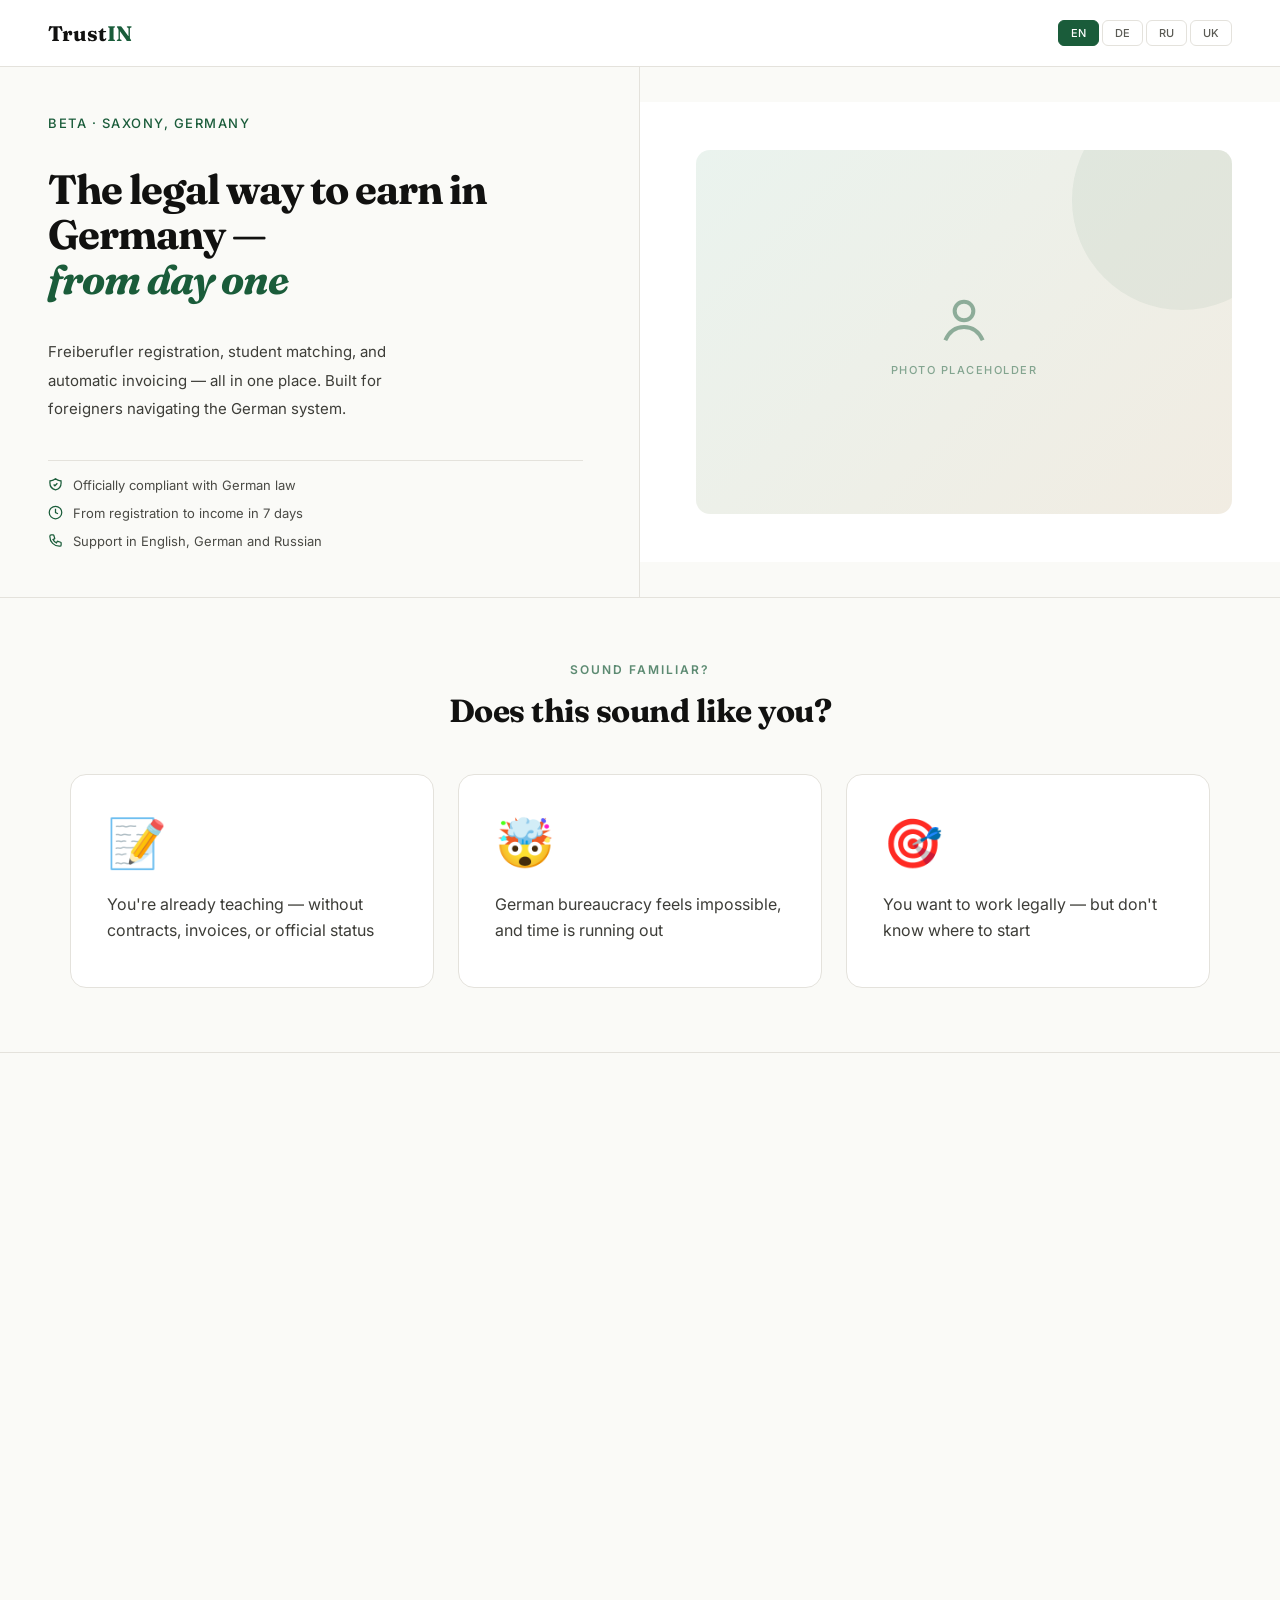
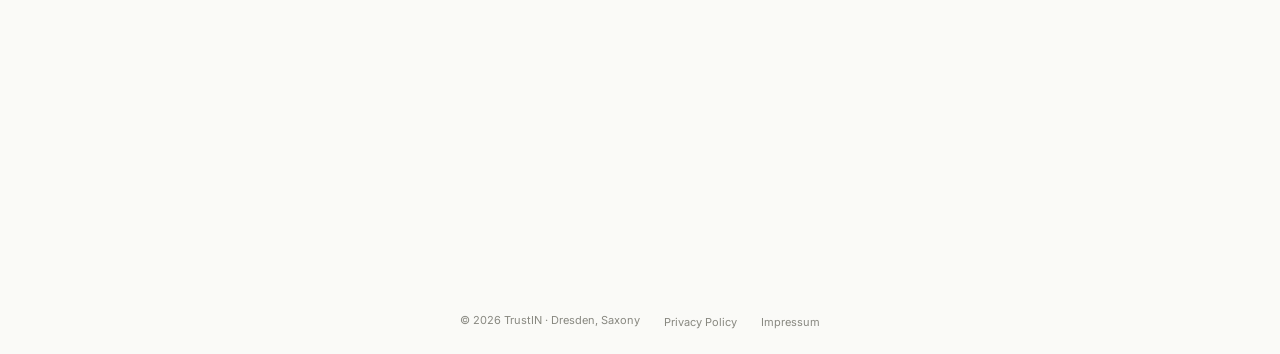
<file: landing_page_green.html>
<!DOCTYPE html>
<html lang="en">
<head>
  <meta charset="UTF-8">
  <meta name="viewport" content="width=device-width, initial-scale=1.0">
  <title>TrustIN — Legal freelancing for migrants in Germany</title>
  <link rel="stylesheet" href="style.css">
</head>
<body>

<nav>
  <div class="logo">Trust<span>IN</span></div>
  <div class="langs">
    <button class="lb on" data-lang="en" onclick="sl('en', this)">EN</button>
    <button class="lb" data-lang="de" onclick="sl('de', this)">DE</button>
    <button class="lb" data-lang="ru" onclick="sl('ru', this)">RU</button>
    <button class="lb" data-lang="uk" onclick="sl('uk', this)">UK</button>
  </div>
</nav>

<section class="b1">
  <div class="b1-left">
    <p class="eyebrow" id="ey">Beta · Saxony, Germany</p>
    <h1 id="h1">The legal way to earn in Germany —<br><i>from day one</i></h1>
    <p class="lead" id="lead">Freiberufler registration, student matching, and automatic invoicing — all in one place. Built for foreigners navigating the German system.</p>
    <div class="trust-row">
      <div class="trust-pill">
        <svg viewBox="0 0 24 24"><path d="M9 12l2 2 4-4m5.618-4.016A11.955 11.955 0 0112 2.944a11.955 11.955 0 01-8.618 3.04A12.02 12.02 0 003 9c0 5.591 3.824 10.29 9 11.622 5.176-1.332 9-6.03 9-11.622 0-1.042-.133-2.052-.382-3.016z"/></svg>
        <span id="tp1">Officially compliant with German law</span>
      </div>
      <div class="trust-pill">
        <svg viewBox="0 0 24 24"><circle cx="12" cy="12" r="10"/><path d="M12 6v6l4 2"/></svg>
        <span id="tp2">From registration to income in 7 days</span>
      </div>
      <div class="trust-pill">
        <svg viewBox="0 0 24 24"><path d="M3 5a2 2 0 012-2h3.28a1 1 0 01.948.684l1.498 4.493a1 1 0 01-.502 1.21l-2.257 1.13a11.042 11.042 0 005.516 5.516l1.13-2.257a1 1 0 011.21-.502l4.493 1.498a1 1 0 01.684.949V19a2 2 0 01-2 2h-1C9.716 21 3 14.284 3 6V5z"/></svg>
        <span id="tp3">Support in English, German and Russian</span>
      </div>
    </div>
  </div>
  <div class="b1-right">
    <div class="hero-photo">
      <svg viewBox="0 0 24 24" aria-hidden="true">
        <circle cx="12" cy="9" r="3.5"/>
        <path d="M5 20c1.5-3.5 4-5 7-5s5.5 1.5 7 5"/>
      </svg>
      <span class="hero-photo-caption">Photo placeholder</span>
    </div>
  </div>
</section>

<section class="b-recognize fade-in">
  <div class="recognize-inner">
    <p class="eyebrow" id="rc-eyebrow">Sound familiar?</p>
    <h2 class="recognize-title" id="rc-title">Does this sound like you?</h2>
    <div class="recognize-grid">
      <div class="recognize-card">
        <div class="recognize-emoji">📝</div>
        <p id="rc1">You're already teaching — without contracts, invoices, or official status</p>
      </div>
      <div class="recognize-card">
        <div class="recognize-emoji">🤯</div>
        <p id="rc2">German bureaucracy feels impossible, and time is running out</p>
      </div>
      <div class="recognize-card">
        <div class="recognize-emoji">🎯</div>
        <p id="rc3">You want to work legally — but don't know where to start</p>
      </div>
    </div>
  </div>
</section>

<div class="b2-header fade-in">
  <p id="hw-label">How it works</p>
  <h2 id="hw-title">Three steps to legal income</h2>
</div>
<section class="b2-steps">
  <div class="step-row fade-in">
    <div class="step-text">
      <p class="step-n" id="sn1">Step 01</p>
      <h3 id="sh1">Register as Freiberufler</h3>
      <p id="sd1">We guide you through German self-employment registration in 30 minutes — step by step, in your language. No lawyers, no confusion.</p>
      <span class="badge b-now" id="st1">Available now</span>
    </div>
    <div class="step-illust">
      <svg viewBox="0 0 24 24" aria-hidden="true"><path d="M14 3H6a2 2 0 00-2 2v14a2 2 0 002 2h12a2 2 0 002-2V9z"/><polyline points="14,3 14,9 20,9"/></svg>
    </div>
  </div>
  <div class="step-row reversed fade-in">
    <div class="step-illust">
      <svg viewBox="0 0 24 24" aria-hidden="true"><path d="M3 6h18M3 12h18M3 18h12"/><circle cx="19" cy="18" r="2.5"/><path d="M19 16v-2M21.5 18h-1"/></svg>
    </div>
    <div class="step-text">
      <p class="step-n" id="sn2">Step 02</p>
      <h3 id="sh2">Earn, invoice, repeat</h3>
      <p id="sd2">Invoices are generated automatically after every lesson. Archive them or send directly to the Finanzamt — your call.</p>
      <span class="badge b-soon" id="st2">Coming soon</span>
    </div>
  </div>
  <div class="step-row fade-in">
    <div class="step-text">
      <p class="step-n" id="sn3">Step 03</p>
      <h3 id="sh3">Get matched with students</h3>
      <p id="sd3">Students in your city search by subject and find you. We handle the matching — you show up and teach what you know.</p>
      <span class="badge b-soon" id="st3">Roadmap</span>
    </div>
    <div class="step-illust">
      <svg viewBox="0 0 24 24" aria-hidden="true"><circle cx="9" cy="9" r="3"/><circle cx="17" cy="11" r="2.5"/><path d="M3 20c0-3 2.5-5 6-5s6 2 6 5"/><path d="M14 20c0-2 1.5-4 4-4s4 1.5 4 4"/></svg>
    </div>
  </div>
</section>

<section class="waitlist-band fade-in">
  <div class="wb-inner">
    <div class="wb-left">
      <h2 id="wb-h">Ready to start?</h2>
      <p id="wb-p">Join the waitlist and be first when TrustIN launches in your city. It's free and takes 30 seconds.</p>
      <div class="founder-card">
        <div class="founder-avatar">SM</div>
        <div class="founder-body">
          <p class="founder-quote" id="wb-mission">"We remove the paperwork between you and your students, so you spend time working — not filing."</p>
          <p class="founder-name" id="wb-author">— Semyon Mazheika, founder</p>
        </div>
      </div>
    </div>
    <div class="wb-right">
      <div class="form-card">
      <div id="form-body">
        <div class="row2">
          <div class="fld"><label id="l1">First name</label><input id="fn" placeholder="Anna"></div>
          <div class="fld"><label id="l2">Last name</label><input id="ln" placeholder="Müller"></div>
        </div>
        <div class="fld"><label id="l3">Email</label><input id="em" type="email" placeholder="anna@example.com"></div>
        <div class="fld">
          <label id="l4">Who are you?</label>
          <select id="role" class="sel">
            <option value="" id="r0">Choose an option</option>
            <option value="migrant-tutor" id="r1">Migrant tutor</option>
            <option value="want-to-start" id="r2">Want to start teaching</option>
            <option value="looking-for-tutor" id="r3">Looking for a tutor</option>
            <option value="german-freelancer" id="r4">German freelancer</option>
          </select>
        </div>
        <div class="chk" onclick="tog()">
          <div class="cbox" id="cb">
            <svg viewBox="0 0 10 10"><polyline points="1.5,5 4,7.5 8.5,2.5"/></svg>
          </div>
          <p class="ctt" id="ctt">I agree to the storage and processing of my personal data in accordance with the <a href="#">Privacy Policy</a> (GDPR).</p>
        </div>
        <button class="btn" id="sbtn" onclick="sub()" disabled>Join waitlist</button>
        <p class="fine" id="fine">Free to join · No credit card needed</p>
      </div>
      <div class="ok" id="ok">
        <div class="ok-ic">
          <svg viewBox="0 0 24 24"><polyline points="20,6 9,17 4,12"/></svg>
        </div>
        <div>
          <h3 id="ok-h">You're on the list</h3>
          <p id="ok-p">We'll be in touch when TrustIN launches near you.</p>
        </div>
      </div>
      </div>
    </div>
  </div>
</section>

<section class="b4 fade-in">
  <div class="stat">
    <div class="stat-n">35k+</div>
    <div class="stat-l" id="stat1">International students<br>in Saxony alone</div>
  </div>
  <div class="stat">
    <div class="stat-n">30 min</div>
    <div class="stat-l" id="stat2">Average time to complete<br>Freiberufler registration</div>
  </div>
  <div class="stat">
    <div class="stat-n">7 days</div>
    <div class="stat-l" id="stat3">From zero to your<br>first legal income</div>
  </div>
</section>

<footer>
  <span class="fl" id="fl">© 2026 TrustIN · Dresden, Saxony</span>
  <span class="fr"><a href="#" id="fp">Privacy Policy</a><a href="#">Impressum</a></span>
</footer>

<script src="script.js"></script>
</body>
</html>
</file>
<file: style.css>
@import url('https://fonts.googleapis.com/css2?family=Fraunces:ital,wght@0,600;0,700;1,600&family=Inter:wght@400;500&display=swap');

* { box-sizing: border-box; margin: 0; padding: 0; }

:root {
  --a: #1A5C3A;
  --al: #EAF3EE;
  --ab: #2E7D52;
  --bg: #FAFAF7;
  --card: #fff;
  --br: #E4E2DC;
}

body { background: var(--bg); font-family: 'Inter', sans-serif; color: #111110; }

/* NAV */
nav {
  display: flex;
  align-items: center;
  justify-content: space-between;
  padding: 20px 3rem;
  background: var(--card);
  border-bottom: 1px solid var(--br);
}
.logo { font-family: 'Fraunces', serif; font-weight: 700; font-size: 21px; color: #111110; }
.logo span { color: var(--a); }
.langs { display: flex; gap: 3px; }
.lb {
  font-size: 11px;
  font-weight: 500;
  padding: 5px 12px;
  border-radius: 6px;
  border: 1px solid var(--br);
  background: none;
  cursor: pointer;
  color: #5A5A54;
  transition: .15s;
  font-family: 'Inter', sans-serif;
}
.lb.on { background: var(--a); color: #fff; border-color: var(--a); }

/* HERO */
.b1 {
  align-items: center;
  display: grid;
  grid-template-columns: 1fr 1fr;
  border-bottom: 1px solid var(--br);
}
.b1-left {
  padding: 3rem 3.5rem 3rem 3rem;
  border-right: 1px solid var(--br);
  display: flex;
  flex-direction: column;
  gap: 2.25rem;
}
.eyebrow { font-size: 13px; font-weight: 500; color: var(--a); letter-spacing: 1.5px; text-transform: uppercase; }
h1 {
  font-family: 'Fraunces', serif;
  font-weight: 700;
  font-size: clamp(2.2rem, 3.2vw, 3rem);
  line-height: 1.1;
  letter-spacing: -1px;
  color: #111110;
}
h1 i { font-style: italic; color: var(--a); }
.lead { font-size: 15px; line-height: 1.9; color: #3D3D38; max-width: 400px; }
.trust-row {
  display: flex;
  flex-direction: column;
  gap: 12px;
  padding-top: 1rem;
  border-top: 1px solid var(--br);
}
.trust-pill { display: flex; align-items: center; gap: 10px; font-size: 13px; color: #4A4A45; }
.trust-pill svg { width: 15px; height: 15px; stroke: var(--a); fill: none; stroke-width: 2; flex-shrink: 0; }
.b1-right {
  padding: 3rem 3rem 3rem 3.5rem;
  background: var(--card);
  display: flex;
  align-items: stretch;
  justify-content: center;
  min-height: 460px;
}
.hero-photo {
  width: 100%;
  border-radius: 14px;
  background: linear-gradient(135deg, var(--al) 0%, #F1ECE2 100%);
  display: flex;
  flex-direction: column;
  align-items: center;
  justify-content: center;
  gap: 12px;
  color: var(--a);
  position: relative;
  overflow: hidden;
}
.hero-photo::before {
  content: '';
  position: absolute;
  width: 220px;
  height: 220px;
  border-radius: 50%;
  background: rgba(26, 92, 58, 0.06);
  top: -60px;
  right: -60px;
}
.hero-photo svg {
  width: 64px;
  height: 64px;
  stroke: var(--a);
  fill: none;
  stroke-width: 1.5;
  opacity: 0.45;
  position: relative;
}
.hero-photo-caption {
  font-size: 11px;
  font-weight: 500;
  letter-spacing: 1.5px;
  text-transform: uppercase;
  opacity: 0.5;
  position: relative;
}

/* RECOGNIZE YOURSELF */
.b-recognize {
  background: var(--bg);
  border-bottom: 1px solid var(--br);
  padding: 4rem 3rem;
  display: flex;
  justify-content: center;
}
.recognize-inner {
  max-width: 1140px;
  width: 100%;
  text-align: center;
}
.recognize-inner .eyebrow {
  font-size: 12px;
  font-weight: 600;
  letter-spacing: 2px;
  opacity: 0.7;
  margin-bottom: 14px;
  display: block;
}
.recognize-title {
  font-family: 'Fraunces', serif;
  font-weight: 700;
  font-size: 2rem;
  letter-spacing: -0.5px;
  color: #111110;
  margin-bottom: 2.75rem;
}
.recognize-grid {
  display: grid;
  grid-template-columns: repeat(3, 1fr);
  gap: 1.5rem;
}
.recognize-card {
  background: var(--card);
  border: 1px solid var(--br);
  border-radius: 16px;
  padding: 2.75rem 2.25rem;
  display: flex;
  flex-direction: column;
  gap: 1.5rem;
  text-align: left;
  transition: transform 0.2s ease, box-shadow 0.2s ease, border-color 0.2s ease;
}
.recognize-card:hover {
  transform: translateY(-3px);
  box-shadow: 0 8px 28px rgba(26, 92, 58, 0.06);
  border-color: rgba(26, 92, 58, 0.2);
}
.recognize-emoji {
  font-size: 3rem;
  line-height: 1;
}
.recognize-card p {
  font-size: 16px;
  line-height: 1.65;
  color: #3D3D38;
}

/* STEPS */
.b2-header { padding: 3rem 3rem 2rem; border-bottom: 1px solid var(--br); text-align: center; }
.b2-header p { font-size: 12px; font-weight: 600; color: var(--a); letter-spacing: 2px; text-transform: uppercase; margin-bottom: 14px; opacity: 0.7; }
.b2-header h2 { font-family: 'Fraunces', serif; font-weight: 700; font-size: 2rem; letter-spacing: -0.5px; color: #111110; }
.b2-steps {
  display: flex;
  flex-direction: column;
  border-bottom: 1px solid var(--br);
}
.step-row {
  display: grid;
  grid-template-columns: 1fr 1fr;
  align-items: center;
  gap: 5rem;
  padding: 5rem 4rem;
  border-bottom: 1px solid var(--br);
}
.step-row:last-child { border-bottom: none; }
.step-row.reversed .step-text { order: 2; }
.step-row.reversed .step-illust { order: 1; }
.step-text {
  display: flex;
  flex-direction: column;
  max-width: 460px;
  justify-self: end;
}
.step-row.reversed .step-text { justify-self: start; }
.step-n {
  font-size: 10px;
  font-weight: 500;
  color: var(--a);
  letter-spacing: 1.5px;
  text-transform: uppercase;
  margin-bottom: 1.25rem;
}
.step-text h3 {
  font-family: 'Fraunces', serif;
  font-weight: 700;
  font-size: 1.7rem;
  margin-bottom: 14px;
  line-height: 1.2;
  letter-spacing: -0.3px;
  color: #111110;
}
.step-text > p {
  font-size: 15px;
  color: #4A4A45;
  line-height: 1.75;
}
.step-illust {
  min-height: 320px;
  border-radius: 14px;
  background: linear-gradient(135deg, var(--al) 0%, #F1ECE2 100%);
  display: flex;
  align-items: center;
  justify-content: center;
  position: relative;
  overflow: hidden;
}
.step-illust::before {
  content: '';
  position: absolute;
  width: 180px;
  height: 180px;
  border-radius: 50%;
  background: rgba(26, 92, 58, 0.05);
  bottom: -50px;
  left: -50px;
}
.step-illust svg {
  width: 80px;
  height: 80px;
  stroke: var(--a);
  fill: none;
  stroke-width: 1.5;
  stroke-linecap: round;
  stroke-linejoin: round;
  opacity: 0.55;
  position: relative;
}
.badge { display: inline-block; margin-top: 1.5rem; align-self: flex-start; font-size: 12px; font-weight: 500; padding: 5px 11px; border-radius: 4px; }
.b-now { background: var(--al); color: var(--a); }
.b-soon { background: #EDECE8; color: #888880; }

/* WAITLIST BAND */
.waitlist-band {
  background: var(--al);
  border-bottom: 1px solid var(--br);
  padding: 5rem 3rem;
  display: flex;
  justify-content: center;
  position: relative;
  overflow: hidden;
}
.waitlist-band::before {
  content: '';
  position: absolute;
  width: 420px;
  height: 6px;
  background: rgba(26, 92, 58, 0.18);
  border-radius: 3px;
  top: 90px;
  left: -120px;
  transform: rotate(-28deg);
  pointer-events: none;
}
.waitlist-band::after {
  content: '';
  position: absolute;
  width: 360px;
  height: 6px;
  background: rgba(26, 92, 58, 0.18);
  border-radius: 3px;
  bottom: 80px;
  right: -100px;
  transform: rotate(-28deg);
  pointer-events: none;
}
.wb-inner {
  display: grid;
  grid-template-columns: 1.05fr 1fr;
  gap: 4.5rem;
  align-items: start;
  max-width: 1000px;
  width: 100%;
  position: relative;
  z-index: 1;
}
.wb-left h2 {
  font-family: 'Fraunces', serif;
  font-weight: 700;
  font-size: 2.4rem;
  letter-spacing: -0.5px;
  color: #111110;
  margin-bottom: 14px;
}
.wb-left > p {
  font-size: 16px;
  color: #3D3D38;
  line-height: 1.7;
}
.founder-card {
  display: flex;
  gap: 14px;
  align-items: flex-start;
  margin-top: 2.25rem;
  padding-top: 1.75rem;
  border-top: 1px solid rgba(26, 92, 58, 0.18);
}
.founder-avatar {
  width: 48px;
  height: 48px;
  border-radius: 50%;
  background: var(--card);
  border: 1.5px solid var(--a);
  flex-shrink: 0;
  display: flex;
  align-items: center;
  justify-content: center;
  color: var(--a);
  font-family: 'Fraunces', serif;
  font-weight: 700;
  font-size: 14px;
  letter-spacing: 0.5px;
}
.founder-body { flex: 1; }
.founder-quote {
  font-family: 'Fraunces', serif;
  font-style: italic;
  font-size: 16px;
  line-height: 1.6;
  color: #2A2A26;
  margin-bottom: 10px;
}
.founder-name {
  font-size: 13px;
  font-weight: 500;
  color: var(--a);
  letter-spacing: 0.4px;
}
.form-card {
  background: var(--card);
  border-radius: 16px;
  padding: 2rem;
  box-shadow: 0 16px 48px rgba(26, 92, 58, 0.10), 0 2px 6px rgba(0, 0, 0, 0.04);
}
.row2 { display: grid; grid-template-columns: 1fr 1fr; gap: 10px; margin-bottom: 10px; }
.fld { display: flex; flex-direction: column; gap: 5px; margin-bottom: 10px; }
.fld label { font-size: 10px; font-weight: 500; color: #5A5A54; letter-spacing: 0.8px; text-transform: uppercase; }
.fld input {
  height: 44px;
  border: 1px solid var(--br);
  border-radius: 7px;
  padding: 0 13px;
  font-size: 13px;
  font-family: 'Inter', sans-serif;
  color: #111110;
  background: var(--bg);
  transition: border .15s;
}
.fld input:focus { outline: none; border-color: var(--a); }
.fld input::placeholder { color: #C4C2BB; }
.sel {
  height: 44px;
  border: 1px solid var(--br);
  border-radius: 7px;
  padding: 0 13px;
  font-size: 13px;
  font-family: 'Inter', sans-serif;
  color: #111110;
  background: var(--bg);
  cursor: pointer;
  transition: border .15s;
  appearance: none;
  -webkit-appearance: none;
  background-image: url("data:image/svg+xml;utf8,<svg xmlns='http://www.w3.org/2000/svg' width='10' height='6' viewBox='0 0 10 6' fill='none' stroke='%235A5A54' stroke-width='1.5'><polyline points='1,1 5,5 9,1'/></svg>");
  background-repeat: no-repeat;
  background-position: right 14px center;
  padding-right: 34px;
}
.sel:focus { outline: none; border-color: var(--a); }
.chk {
  display: flex;
  gap: 10px;
  align-items: flex-start;
  padding: 12px 13px;
  border: 1px solid var(--br);
  border-radius: 7px;
  cursor: pointer;
  margin-bottom: 14px;
  transition: border .15s;
}
.chk:hover { border-color: var(--a); }
.cbox {
  width: 16px;
  height: 16px;
  border: 1.5px solid var(--br);
  border-radius: 4px;
  flex-shrink: 0;
  margin-top: 2px;
  display: flex;
  align-items: center;
  justify-content: center;
  transition: .15s;
}
.cbox.on { background: var(--a); border-color: var(--a); }
.cbox svg { width: 9px; height: 9px; stroke: #fff; fill: none; stroke-width: 2.5; display: none; }
.cbox.on svg { display: block; }
.ctt { font-size: 11px; color: #4A4A45; line-height: 1.7; }
.ctt a { color: var(--a); }
.btn {
  width: 100%;
  height: 48px;
  background: var(--a);
  color: #fff;
  border: none;
  border-radius: 7px;
  font-size: 13px;
  font-weight: 500;
  font-family: 'Inter', sans-serif;
  cursor: pointer;
  transition: .15s;
}
.btn:hover:not(:disabled) { background: var(--ab); }
.btn:disabled { background: #C4C2BB; cursor: default; }
.fine { font-size: 11px; color: #C4C2BB; text-align: center; margin-top: 9px; }
.ok { display: none; padding: 1.5rem 0; }
.ok.show { display: flex; align-items: center; gap: 1rem; }
.ok-ic {
  width: 44px;
  height: 44px;
  border-radius: 50%;
  background: var(--al);
  display: flex;
  align-items: center;
  justify-content: center;
  flex-shrink: 0;
}
.ok-ic svg { width: 20px; height: 20px; stroke: var(--a); fill: none; stroke-width: 2; }
.ok h3 { font-family: 'Fraunces', serif; font-weight: 600; font-size: 1rem; margin-bottom: 4px; color: #111110; }
.ok p { font-size: 12px; color: #4A4A45; }

/* STATS */
.b4 { display: grid; grid-template-columns: repeat(3, 1fr); border-bottom: 1px solid var(--br); background: var(--card); }
.stat {
  padding: 4rem 2.5rem;
  text-align: center;
  border-right: 1px solid var(--br);
}
.stat:last-child { border-right: none; }
.stat-n {
  font-family: 'Fraunces', serif;
  font-weight: 700;
  font-size: 3rem;
  color: var(--a);
  line-height: 1;
  display: inline-block;
  position: relative;
  padding-bottom: 14px;
}
.stat-n::after {
  content: '';
  position: absolute;
  left: 50%;
  bottom: 0;
  width: 56px;
  height: 4px;
  background: var(--a);
  opacity: 0.25;
  border-radius: 2px;
  transform: translateX(-50%);
}
.stat-l {
  font-size: 13px;
  color: #4A4A45;
  margin-top: 14px;
  line-height: 1.5;
}

/* FADE-IN ON SCROLL */
.fade-in {
  opacity: 0;
  transform: translateY(20px);
  transition: opacity 0.4s ease, transform 0.4s ease;
}
.fade-in.visible {
  opacity: 1;
  transform: translateY(0);
}

/* FOOTER */
footer { padding: 1.5rem 3rem; display: flex; justify-content: center; align-items: center; }
.fl { font-size: 11px; color: #888880; }
.fr a { font-size: 11px; color: #888880; text-decoration: none; margin-left: 1.5rem; }

/* RESPONSIVE */
@media (max-width: 900px) {
  .recognize-grid { grid-template-columns: 1fr; max-width: 520px; margin: 0 auto; }
  .step-row { grid-template-columns: 1fr; gap: 2rem; padding: 3.5rem 2rem; }
  .step-row.reversed .step-text { order: 1; }
  .step-row.reversed .step-illust { order: 2; }
  .step-text, .step-row.reversed .step-text { justify-self: stretch; max-width: none; }
  .step-illust { min-height: 220px; }
  .wb-inner { grid-template-columns: 1fr; gap: 2.5rem; }
}

@media (max-width: 768px) {
  .b1 { grid-template-columns: 1fr; }
  .b1-left { border-right: none; border-bottom: 1px solid var(--br); padding: 2rem 1.5rem; }
  .b1-right { padding: 2rem 1.5rem; min-height: 280px; }
  .hero-photo { min-height: 240px; }
  .step-row { padding: 3rem 1.5rem; }
  .waitlist-band { padding: 3rem 1.5rem; }
  .form-card { padding: 1.5rem; }
  .b4 { grid-template-columns: 1fr; }
  .stat { border-right: none; border-bottom: 1px solid var(--br); padding: 2.5rem 1.5rem; }
  .stat:last-child { border-bottom: none; }
  nav { padding: 16px 1.5rem; }
  footer { padding: 1.5rem; flex-direction: column; gap: 8px; text-align: center; }
  .fr a:first-child { margin-left: 0; }
  .btn { height: 52px; }
  .b-recognize { padding: 3rem 1.5rem; }
  .recognize-title { font-size: 1.6rem; margin-bottom: 1.75rem; }
  .step-text h3 { font-size: 1.4rem; }
  .wb-left h2 { font-size: 1.7rem; }
}

@media (max-width: 480px) {
  h1 { font-size: 1.9rem; }
  .row2 { grid-template-columns: 1fr; }
  .b2-header { padding: 2rem 1.5rem 1.5rem; }
  .recognize-card { padding: 2rem 1.5rem; gap: 1.25rem; }
  .recognize-emoji { font-size: 2.5rem; }
  .recognize-card p { font-size: 15px; }
  .stat-n { font-size: 2.5rem; }
}
</file>
